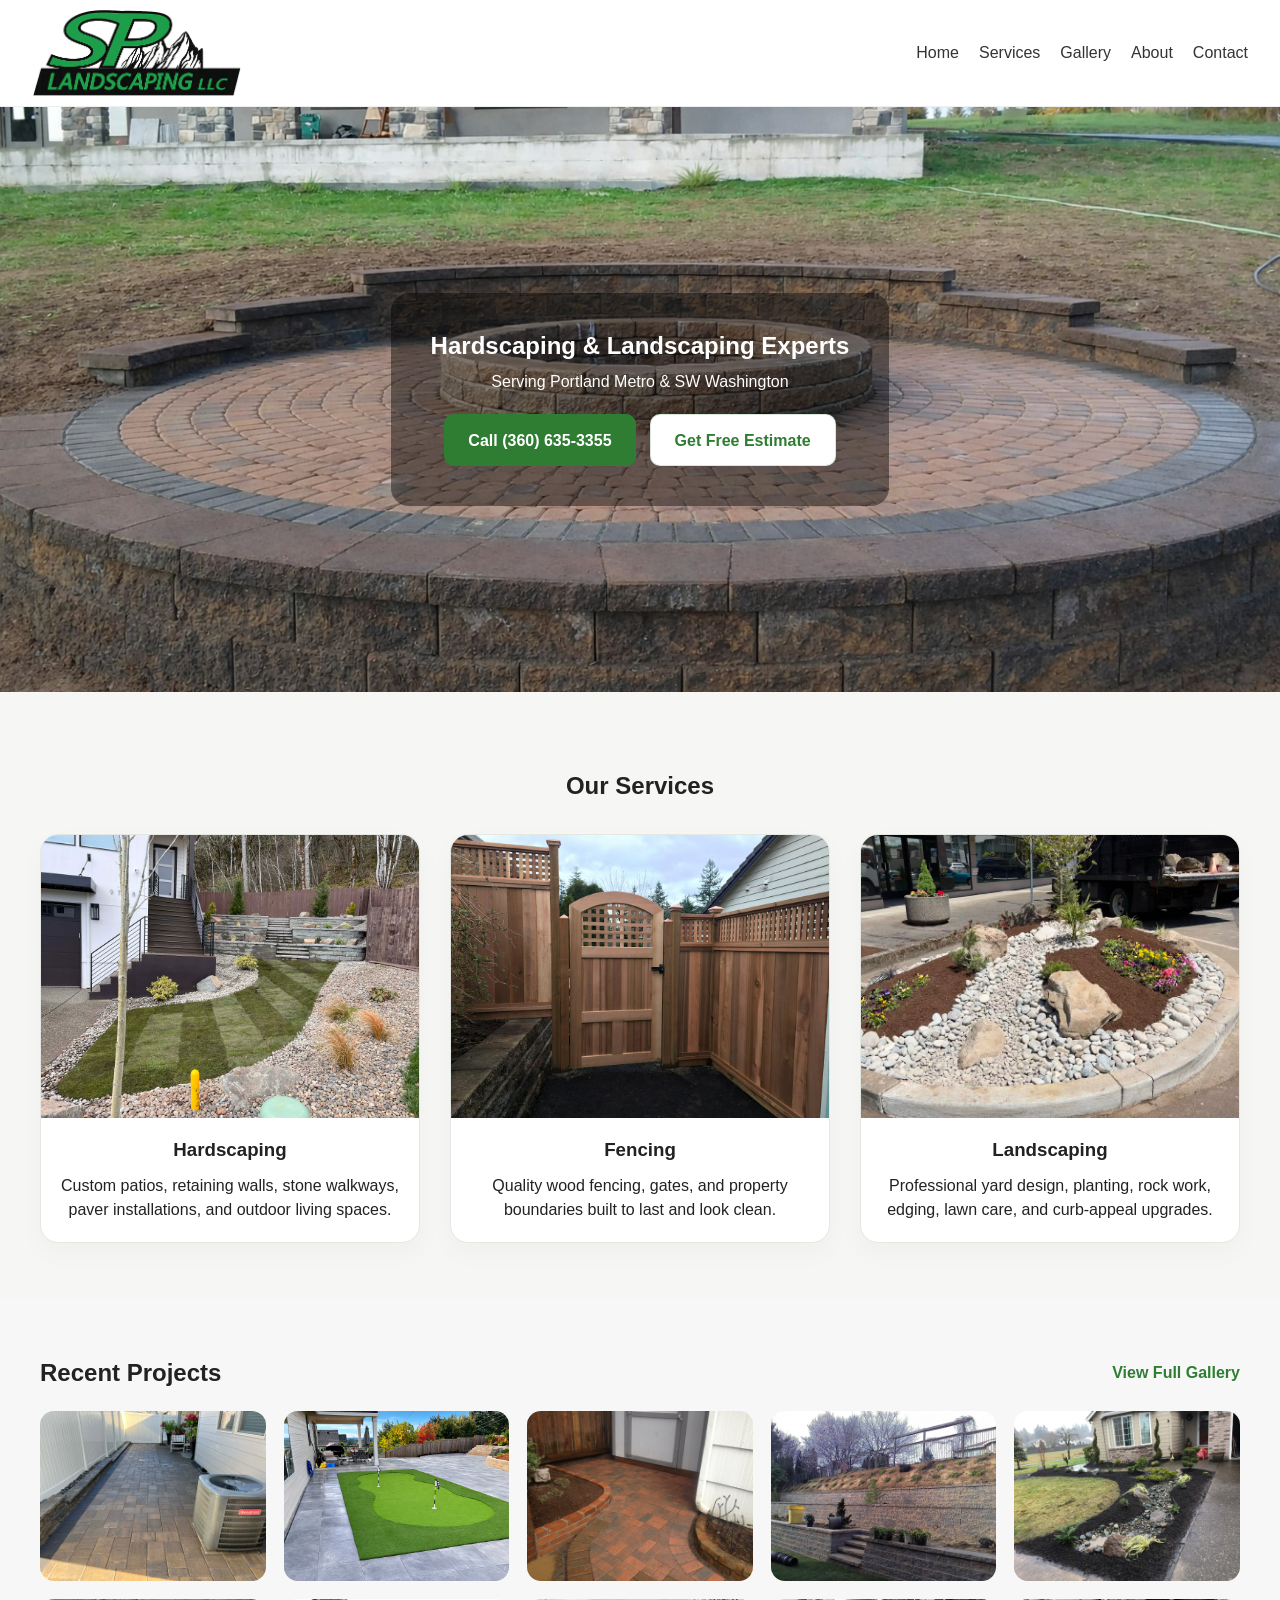
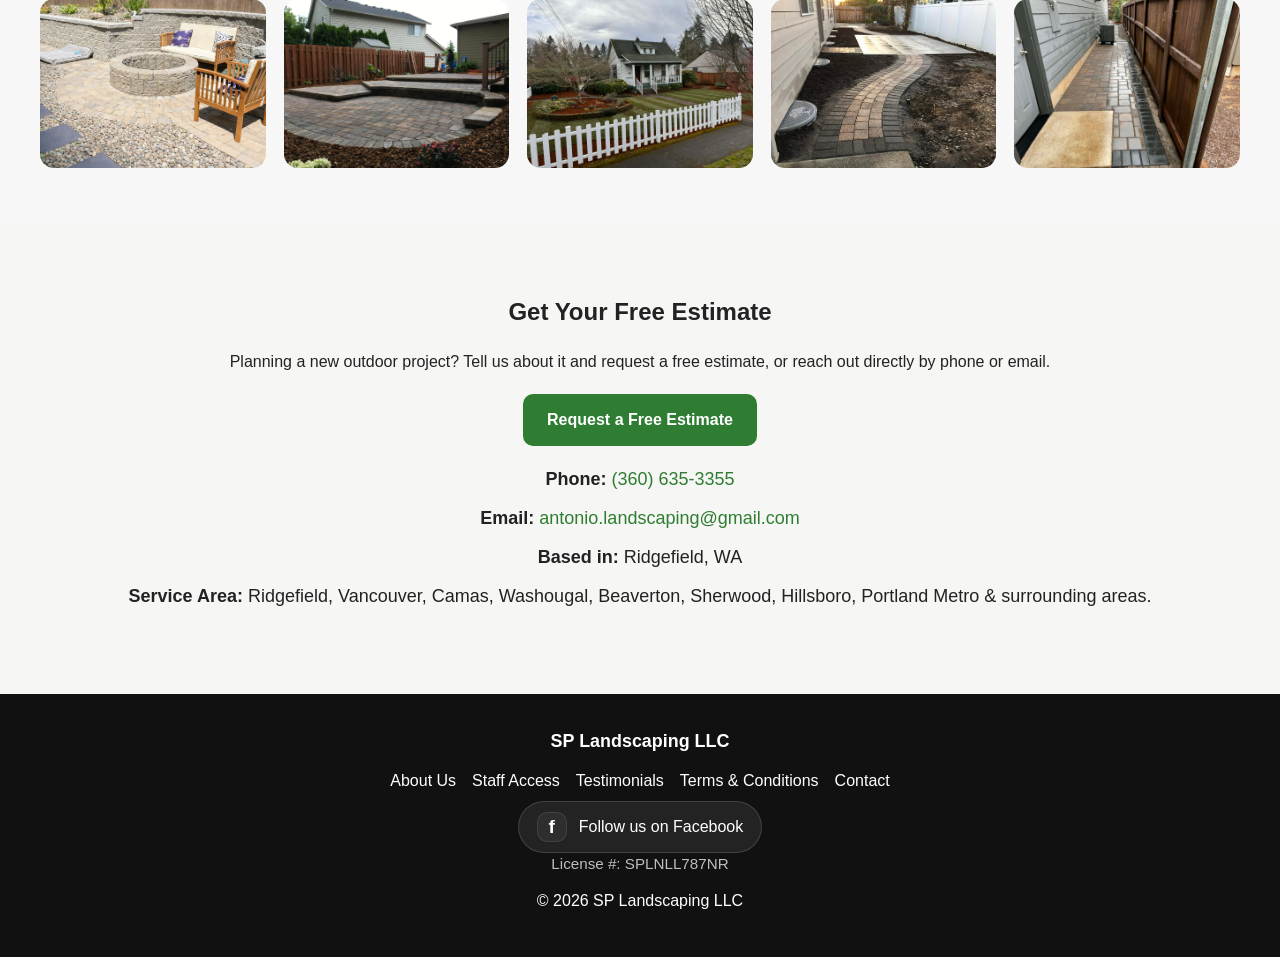
<file: index.html>
<!DOCTYPE html>
<html lang="en">
<head>
<meta charset="UTF-8">
<meta name="viewport" content="width=device-width, initial-scale=1.0">
<title>SP Landscaping LLC | Hardscaping &amp; Landscaping in Portland Metro</title>
<meta name="description" content="SP Landscaping LLC provides hardscaping, landscaping, fencing, patios, walkways, and retaining walls in Portland Metro and SW Washington.">

<!-- Google tag (gtag.js) -->
<script async src="https://www.googletagmanager.com/gtag/js?id=G-XSQJBW60V1"></script>
<script>
  window.dataLayer = window.dataLayer || [];
  function gtag(){dataLayer.push(arguments);}
  gtag('js', new Date());

  gtag('config', 'G-XSQJBW60V1');
</script>

<link rel="stylesheet" href="css/styles.css">
</head>
<body>

<header class="navbar">
  <a class="logo" href="index.html" aria-label="SP Landscaping LLC home">
    <img src="images/sp-landscaping-llc-ridgefield-wa-logo.png" alt="SP Landscaping LLC logo">
  </a>
  <nav>
    <a href="index.html">Home</a>
    <a href="index.html#services">Services</a>
    <a href="gallery.html">Gallery</a>
    <a href="about.html">About</a>
    <a href="index.html#contact">Contact</a>
  </nav>
</header>

<section class="hero">
  <div class="hero-overlay">
    <h1>Hardscaping &amp; Landscaping Experts</h1>
    <p>Serving Portland Metro &amp; SW Washington</p>
    <div class="hero-buttons">
      <a class="btn-primary" href="tel:3606353355">Call (360) 635-3355</a>
      <a class="btn-secondary" href="estimate.html">Get Free Estimate</a>
    </div>
  </div>
</section>

<section id="services" class="services">
  <h2>Our Services</h2>
  <div class="service-grid">
    <a class="service-card" href="gallery.html#hardscaping">
      <img src="images/portland-or-curved-retaining-wall-walkway-02.jpg" alt="Hardscaping project in Portland, OR" loading="lazy">
      <h3>Hardscaping</h3>
      <p>Custom patios, retaining walls, stone walkways, paver installations, and outdoor living spaces.</p>
    </a>

    <a class="service-card" href="gallery.html#fencing">
      <img src="images/hillsboro-or-cedar-fence-gate-01.jpg" alt="Fence and gate project in Hillsboro, OR" loading="lazy">
      <h3>Fencing</h3>
      <p>Quality wood fencing, gates, and property boundaries built to last and look clean.</p>
    </a>

    <a class="service-card" href="gallery.html#landscaping">
      <img src="images/portland-or-commercial-rock-landscaping-02.jpg" alt="Landscaping project in Portland, OR" loading="lazy">
      <h3>Landscaping</h3>
      <p>Professional yard design, planting, rock work, edging, lawn care, and curb-appeal upgrades.</p>
    </a>
  </div>
</section>

<section id="gallery" class="gallery">
  <div class="section-head">
    <h2>Recent Projects</h2>
    <a class="text-link" href="gallery.html">View Full Gallery</a>
  </div>
  <div class="gallery-grid recent-projects">
    <img src="images/camas-wa-side-yard-paver-patio-02.jpg" alt="Side yard paver patio in Camas, WA" loading="lazy">
    <img src="images/ridgefield-wa-putting-green-patio-01.png" alt="Putting green patio in Ridgefield, WA" loading="lazy">
    <img src="images/washougal-wa-brick-entry-walkway-01.jpg" alt="Brick entry walkway in Washougal, WA" loading="lazy">
    <img src="images/portland-or-retaining-wall-staircase-01.jpg" alt="Retaining wall staircase in Portland, OR" loading="lazy">
    <img src="images/ridgefield-wa-front-yard-landscape-bed-01.jpg" alt="Front yard landscape bed in Ridgefield, WA" loading="lazy">
    <img src="images/sherwood-or-fire-pit-patio-03.jpg" alt="Fire pit patio in Sherwood, OR" loading="lazy">
    <img src="images/sherwood-or-raised-paver-patio-01.jpg" alt="Raised paver patio in Sherwood, OR" loading="lazy">
    <img src="images/portland-or-front-yard-landscape-fence-01.jpg" alt="Front yard landscape fence in Portland, OR" loading="lazy">
    <img src="images/washougal-wa-curved-paver-walkway-01.jpg" alt="Curved paver walkway in Washougal, WA" loading="lazy">
    <img src="images/camas-wa-paver-walkway-ac-unit-01.jpg" alt="Paver walkway in Camas, WA" loading="lazy">
  </div>
</section>

<section id="contact" class="contact">
  <h2>Get Your Free Estimate</h2>
  <p>Planning a new outdoor project? Tell us about it and request a free estimate, or reach out directly by phone or email.</p>
  <div class="cta-actions">
    <a class="btn-primary" href="estimate.html">Request a Free Estimate</a>
  </div>

  <div class="contact-box">
    <p><strong>Phone:</strong> <a href="tel:3606353355">(360) 635-3355</a></p>
    <p><strong>Email:</strong> <a href="mailto:antonio.landscaping@gmail.com">antonio.landscaping@gmail.com</a></p>
    <p><strong>Based in:</strong> Ridgefield, WA</p>
    <p><strong>Service Area:</strong> Ridgefield, Vancouver, Camas, Washougal, Beaverton, Sherwood, Hillsboro, Portland Metro &amp; surrounding areas.</p>
  </div>
</section>






<footer class="site-footer">
  <div class="site-footer-inner">
    <h3 class="footer-brand">SP Landscaping LLC</h3>
    <div class="site-footer-links">
      <a href="about.html">About Us</a>
      <a href="staff.html">Staff Access</a>
      <a href="testimonials.html">Testimonials</a>
      <a href="terms.html">Terms &amp; Conditions</a>
      <a href="index.html#contact">Contact</a>
    </div>
    <div class="site-footer-social">
      <a class="facebook-link" href="https://www.facebook.com/profile.php?id=100069992229670" target="_blank" rel="noopener noreferrer" aria-label="Follow SP Landscaping LLC on Facebook">Follow us on Facebook</a>
    </div>
    <p class="footer-license">License #: SPLNLL787NR</p>
    <p class="footer-copyright">&copy; 2026 SP Landscaping LLC</p>
  </div>
</footer>

</body>
</html>
</file>
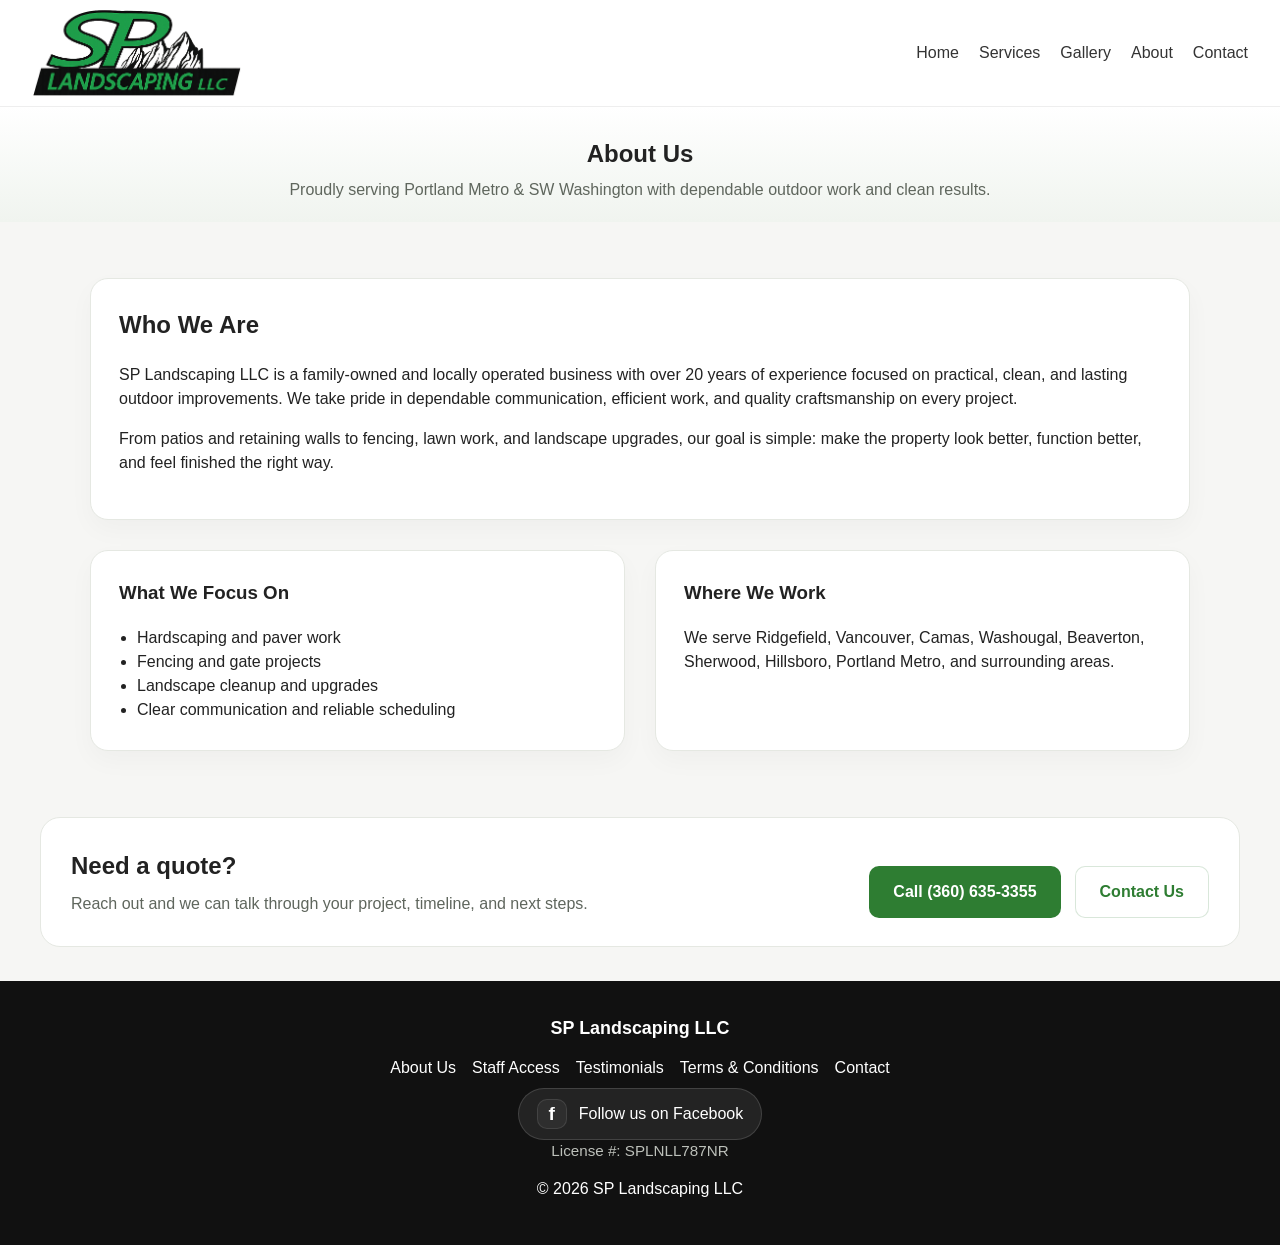
<file: about.html>
<!DOCTYPE html>
<html lang="en">
<head>
<meta charset="UTF-8">
<meta name="viewport" content="width=device-width, initial-scale=1.0">
<title>About SP Landscaping LLC | Portland Metro &amp; SW Washington</title>
<meta name="description" content="Learn about SP Landscaping LLC, a family-owned local landscaping and hardscaping company serving Portland Metro and SW Washington.">
<link rel="stylesheet" href="css/styles.css">
</head>
<body>
<header class="navbar">
  <a class="logo" href="index.html" aria-label="SP Landscaping LLC home">
    <img src="images/sp-landscaping-llc-ridgefield-wa-logo.png" alt="SP Landscaping LLC logo">
  </a>
  <nav>
    <a href="index.html">Home</a>
    <a href="index.html#services">Services</a>
    <a href="gallery.html">Gallery</a>
    <a href="about.html">About</a>
    <a href="index.html#contact">Contact</a>
  </nav>
</header>

<section class="page-hero compact-hero">
  <div class="page-hero-inner">
    <h1>About Us</h1>
    <p>Proudly serving Portland Metro &amp; SW Washington with dependable outdoor work and clean results.</p>
  </div>
</section>

<section class="content-section narrow">
  <div class="content-card">
    <h2>Who We Are</h2>
    <p>SP Landscaping LLC is a family-owned and locally operated business with over 20 years of experience focused on practical, clean, and lasting outdoor improvements. We take pride in dependable communication, efficient work, and quality craftsmanship on every project.</p>
    <p>From patios and retaining walls to fencing, lawn work, and landscape upgrades, our goal is simple: make the property look better, function better, and feel finished the right way.</p>
  </div>

  <div class="feature-grid">
    <article class="feature-card">
      <h3>What We Focus On</h3>
      <ul class="clean-list">
        <li>Hardscaping and paver work</li>
        <li>Fencing and gate projects</li>
        <li>Landscape cleanup and upgrades</li>
        <li>Clear communication and reliable scheduling</li>
      </ul>
    </article>
    <article class="feature-card">
      <h3>Where We Work</h3>
      <p>We serve Ridgefield, Vancouver, Camas, Washougal, Beaverton, Sherwood, Hillsboro, Portland Metro, and surrounding areas.</p>
    </article>
  </div>
</section>

<section class="cta-strip">
  <div>
    <h2>Need a quote?</h2>
    <p>Reach out and we can talk through your project, timeline, and next steps.</p>
  </div>
  <div class="cta-actions">
    <a class="btn-primary" href="tel:3606353355">Call (360) 635-3355</a>
    <a class="btn-secondary" href="index.html#contact">Contact Us</a>
  </div>
</section>





<footer class="site-footer">
  <div class="site-footer-inner">
    <h3 class="footer-brand">SP Landscaping LLC</h3>
    <div class="site-footer-links">
      <a href="about.html">About Us</a>
      <a href="staff.html">Staff Access</a>
      <a href="testimonials.html">Testimonials</a>
      <a href="terms.html">Terms &amp; Conditions</a>
      <a href="index.html#contact">Contact</a>
    </div>
    <div class="site-footer-social">
      <a class="facebook-link" href="https://www.facebook.com/profile.php?id=100069992229670" target="_blank" rel="noopener noreferrer" aria-label="Follow SP Landscaping LLC on Facebook">Follow us on Facebook</a>
    </div>
    <p class="footer-license">License #: SPLNLL787NR</p>
    <p class="footer-copyright">&copy; 2026 SP Landscaping LLC</p>
  </div>
</footer>

</body>
</html>
</file>
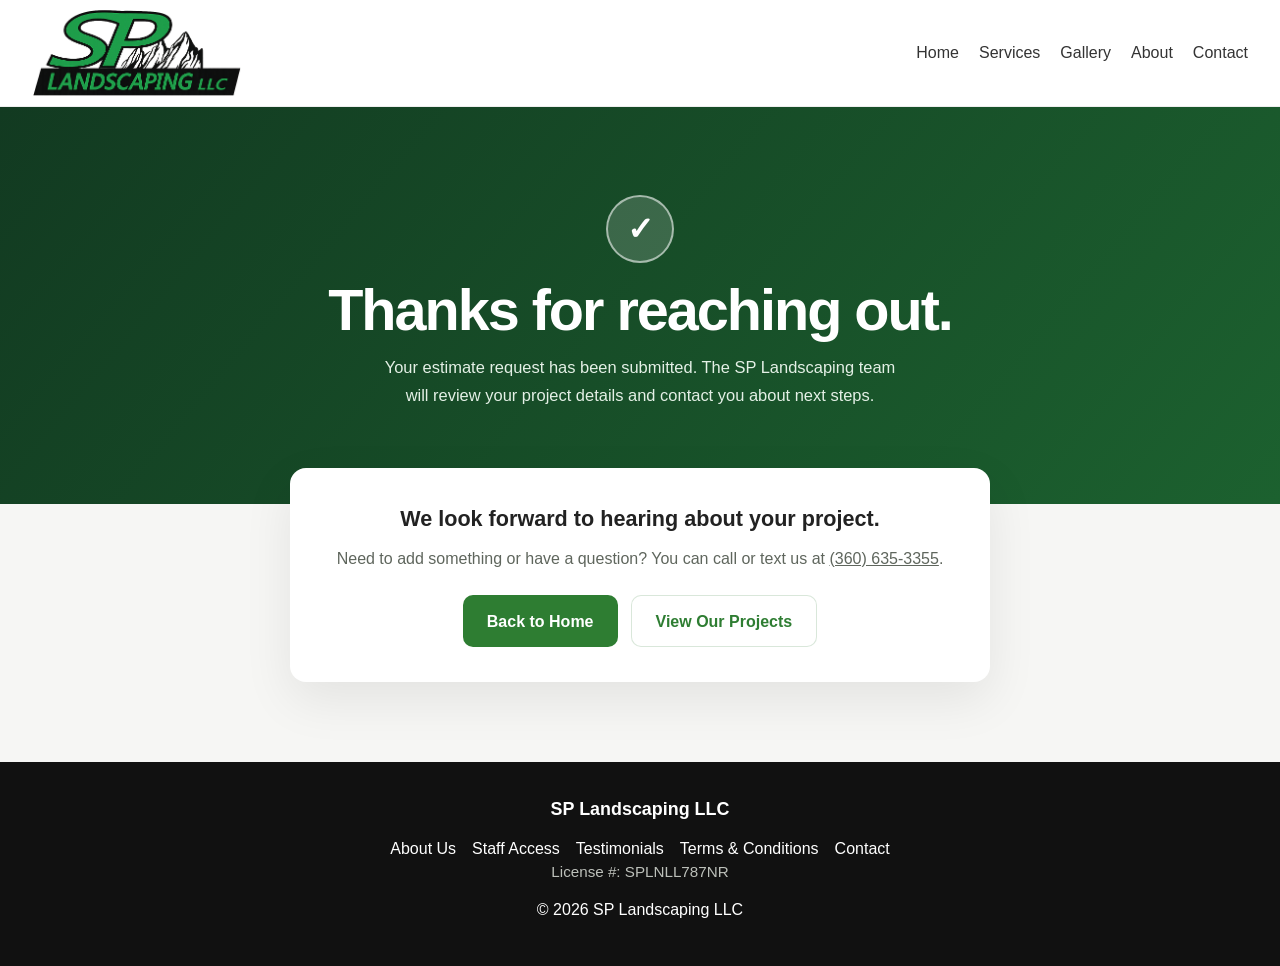
<file: estimate-thank-you.html>
<!DOCTYPE html>
<html lang="en">
<head>
<meta charset="UTF-8">
<meta name="viewport" content="width=device-width, initial-scale=1">
<title>Thank You | SP Landscaping LLC</title>
<meta name="robots" content="noindex">
<link rel="stylesheet" href="css/styles.css">
<link rel="stylesheet" href="css/estimate.css">
</head>
<body>
<header class="navbar">
<a class="logo" href="index.html" aria-label="SP Landscaping LLC home"><img src="images/sp-landscaping-llc-ridgefield-wa-logo.png" alt="SP Landscaping LLC logo"></a>
<nav><a href="index.html">Home</a><a href="index.html#services">Services</a><a href="gallery.html">Gallery</a><a href="about.html">About</a><a href="index.html#contact">Contact</a></nav>
</header>
<main>
<section class="thanks-hero">
<div class="thanks-check" aria-hidden="true">✓</div>
<h1>Thanks for reaching out.</h1>
<p>Your estimate request has been submitted. The SP Landscaping team will review your project details and contact you about next steps.</p>
</section>
<div class="thanks-content">
<h2>We look forward to hearing about your project.</h2>
<p>Need to add something or have a question? You can call or text us at <a href="tel:3606353355">(360) 635-3355</a>.</p>
<div class="thanks-actions">
<a class="btn-primary" href="index.html">Back to Home</a>
<a class="btn-secondary" href="gallery.html">View Our Projects</a>
</div>
</div>
</main>
<footer class="site-footer"><div class="site-footer-inner"><h3 class="footer-brand">SP Landscaping LLC</h3><div class="site-footer-links"><a href="about.html">About Us</a>
      <a href="staff.html">Staff Access</a><a href="testimonials.html">Testimonials</a><a href="terms.html">Terms &amp; Conditions</a><a href="index.html#contact">Contact</a></div><p class="footer-license">License #: SPLNLL787NR</p><p class="footer-copyright">&copy; 2026 SP Landscaping LLC</p></div></footer>
</body></html>
</file>
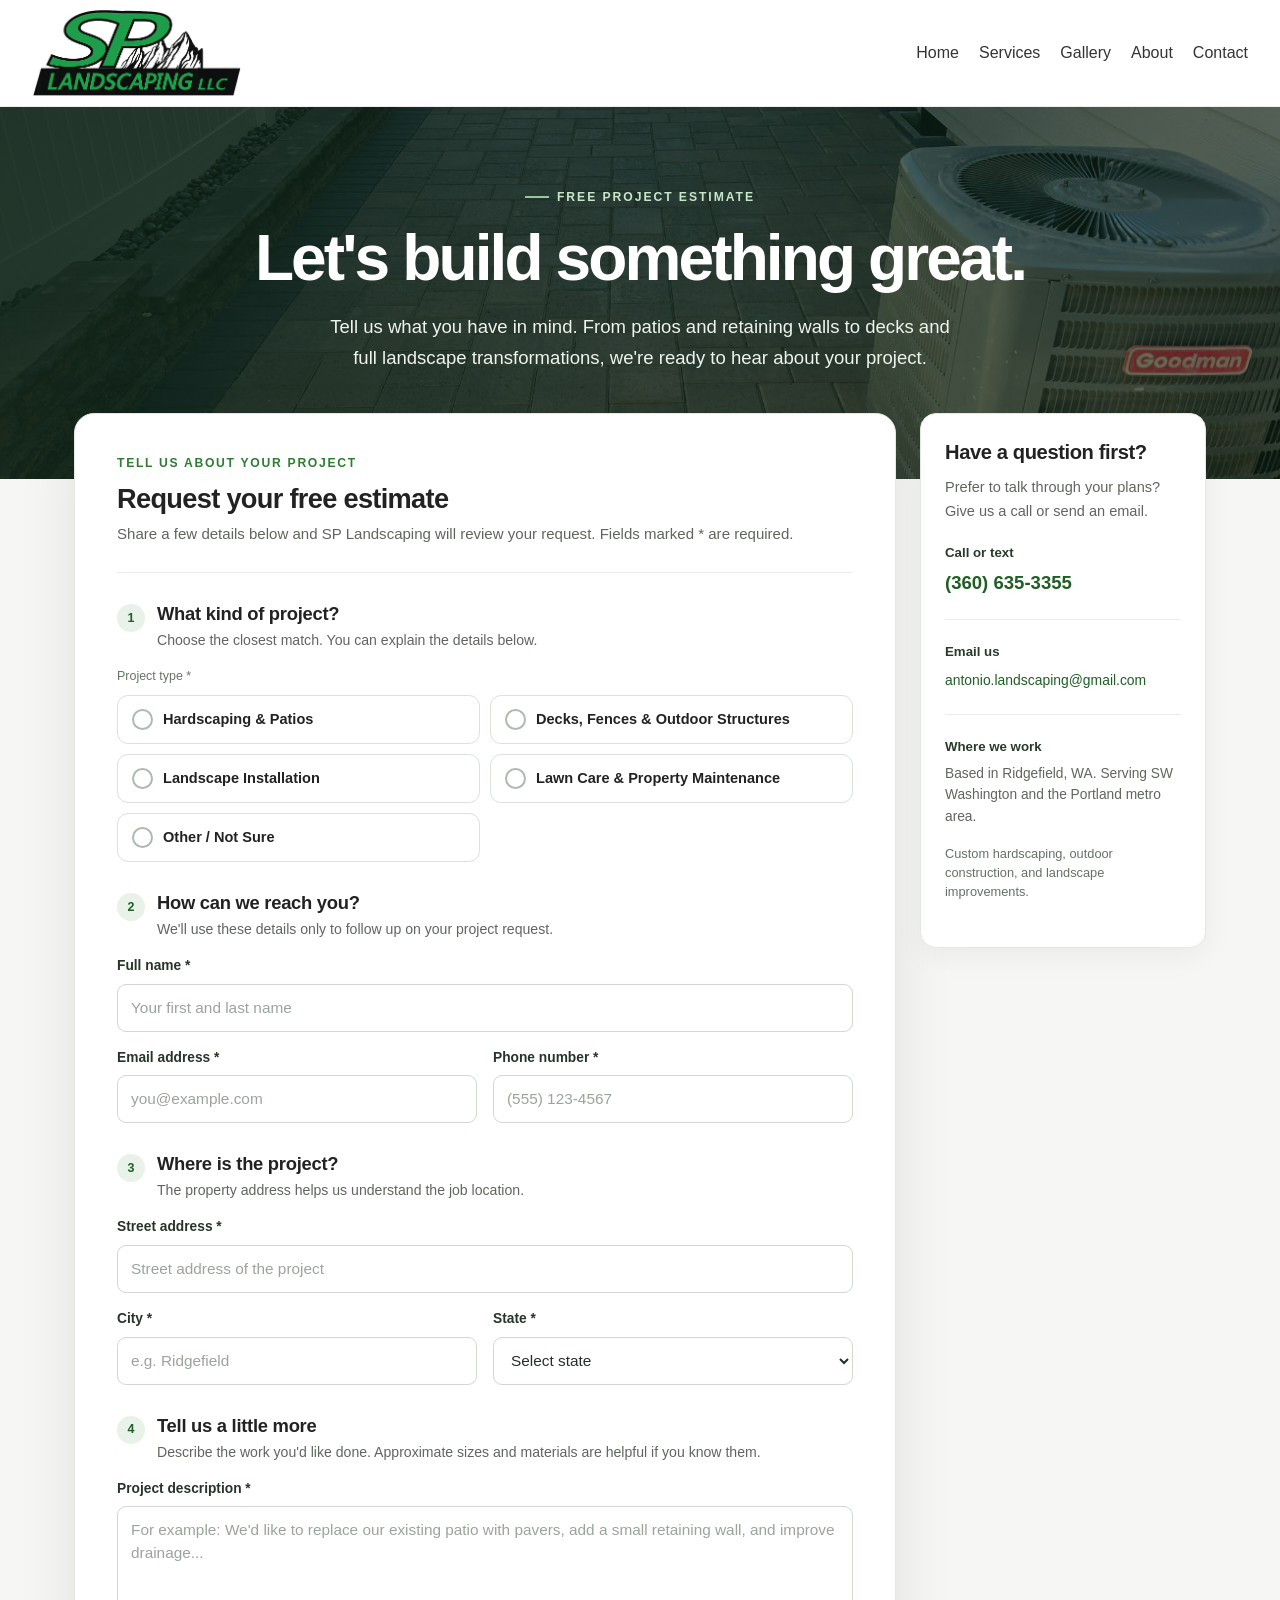
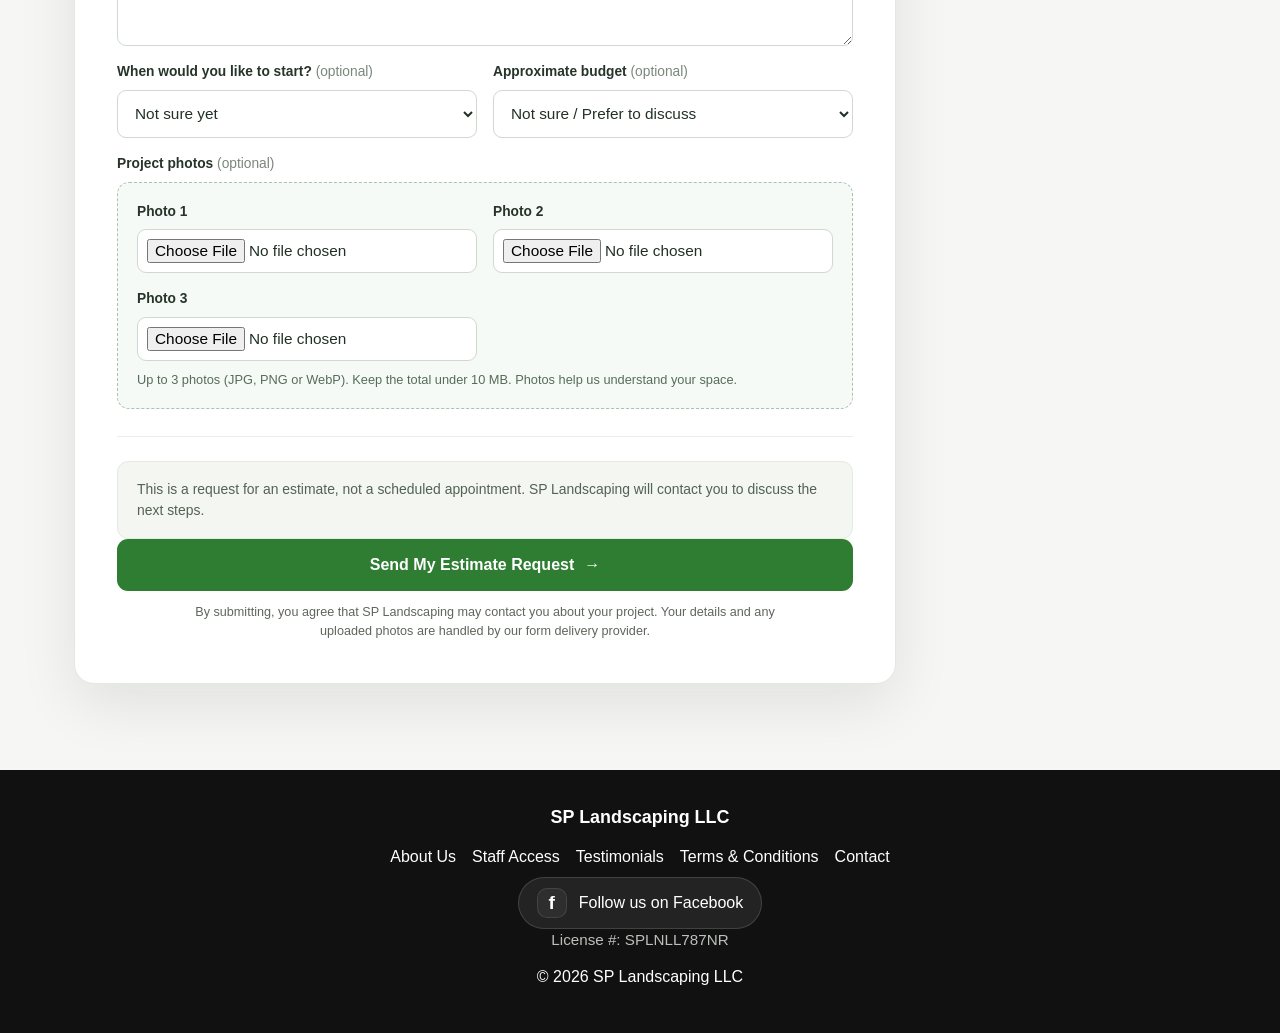
<file: estimate.html>
<!DOCTYPE html>
<html lang="en">
<head>
<meta charset="UTF-8">
<meta name="viewport" content="width=device-width, initial-scale=1">
<title>Request a Free Estimate | SP Landscaping LLC</title>
<meta name="description" content="Request a free estimate for hardscaping, patios, retaining walls, fences, decks, landscaping, and outdoor projects in SW Washington and Portland Metro.">
<link rel="canonical" href="https://splandscapingllc.com/estimate.html">
<link rel="stylesheet" href="css/styles.css">
<link rel="stylesheet" href="css/estimate.css">
</head>
<body>
<header class="navbar">
  <a class="logo" href="index.html" aria-label="SP Landscaping LLC home">
    <img src="images/sp-landscaping-llc-ridgefield-wa-logo.png" alt="SP Landscaping LLC logo">
  </a>
  <nav aria-label="Main navigation">
    <a href="index.html">Home</a>
    <a href="index.html#services">Services</a>
    <a href="gallery.html">Gallery</a>
    <a href="about.html">About</a>
    <a href="index.html#contact">Contact</a>
  </nav>
</header>

<section class="estimate-hero" aria-labelledby="estimate-heading">
  <div class="estimate-hero-inner">
    <span class="estimate-eyebrow">Free project estimate</span>
    <h1 id="estimate-heading">Let's build something great.</h1>
    <p>Tell us what you have in mind. From patios and retaining walls to decks and full landscape transformations, we're ready to hear about your project.</p>
  </div>
</section>

<main class="estimate-shell">
  <div class="estimate-form-card">
    <div class="estimate-card-intro">
      <span class="estimate-kicker">Tell us about your project</span>
      <h2>Request your free estimate</h2>
      <p>Share a few details below and SP Landscaping will review your request. Fields marked * are required.</p>
    </div>

    <form id="estimate-form" action="https://formsubmit.co/antonio.landscaping@gmail.com" method="POST" enctype="multipart/form-data">
      <input type="hidden" name="_subject" value="New Estimate Request — SP Landscaping Website">
      <input type="hidden" name="_next" value="https://splandscapingllc.com/estimate-thank-you.html">
      <input type="hidden" name="_template" value="table">
      <input type="hidden" name="_captcha" value="false">
      <input type="hidden" name="Source" value="SP Landscaping website estimate form">
      <div class="estimate-honeypot" aria-hidden="true">
        <label for="estimate-company-check">Leave this field blank</label>
        <input id="estimate-company-check" type="text" name="_honey" tabindex="-1" autocomplete="off">
      </div>

      <section class="estimate-section" aria-labelledby="estimate-project-title">
        <div class="estimate-section-head">
          <span class="estimate-number" aria-hidden="true">1</span>
          <div>
            <h3 id="estimate-project-title">What kind of project?</h3>
            <p>Choose the closest match. You can explain the details below.</p>
          </div>
        </div>
        <fieldset>
          <legend class="estimate-hint" style="margin-bottom:10px;">Project type *</legend>
          <div class="estimate-choice-grid">
            <label class="estimate-choice"><input type="radio" name="Project type" value="Hardscaping &amp; Patios" required><span>Hardscaping &amp; Patios</span></label>
            <label class="estimate-choice"><input type="radio" name="Project type" value="Decks, Fences &amp; Outdoor Structures"><span>Decks, Fences &amp; Outdoor Structures</span></label>
            <label class="estimate-choice"><input type="radio" name="Project type" value="Landscape Installation"><span>Landscape Installation</span></label>
            <label class="estimate-choice"><input type="radio" name="Project type" value="Lawn Care &amp; Property Maintenance"><span>Lawn Care &amp; Property Maintenance</span></label>
            <label class="estimate-choice"><input type="radio" name="Project type" value="Other / Not Sure"><span>Other / Not Sure</span></label>
          </div>
        </fieldset>
      </section>

      <section class="estimate-section" aria-labelledby="estimate-contact-title">
        <div class="estimate-section-head">
          <span class="estimate-number" aria-hidden="true">2</span>
          <div>
            <h3 id="estimate-contact-title">How can we reach you?</h3>
            <p>We'll use these details only to follow up on your project request.</p>
          </div>
        </div>
        <div class="estimate-fields">
          <div class="estimate-field full"><label for="estimate-name">Full name *</label><input id="estimate-name" name="name" type="text" autocomplete="name" placeholder="Your first and last name" maxlength="120" required></div>
          <div class="estimate-field"><label for="estimate-email">Email address *</label><input id="estimate-email" name="email" type="email" autocomplete="email" placeholder="you@example.com" maxlength="160" required></div>
          <div class="estimate-field"><label for="estimate-phone">Phone number *</label><input id="estimate-phone" name="Phone" type="tel" autocomplete="tel" placeholder="(555) 123-4567" maxlength="30" required></div>
        </div>
      </section>

      <section class="estimate-section" aria-labelledby="estimate-site-title">
        <div class="estimate-section-head">
          <span class="estimate-number" aria-hidden="true">3</span>
          <div>
            <h3 id="estimate-site-title">Where is the project?</h3>
            <p>The property address helps us understand the job location.</p>
          </div>
        </div>
        <div class="estimate-fields">
          <div class="estimate-field full"><label for="estimate-address">Street address *</label><input id="estimate-address" type="text" name="Project street address" autocomplete="street-address" placeholder="Street address of the project" maxlength="180" required></div>
          <div class="estimate-field"><label for="estimate-city">City *</label><input id="estimate-city" name="Project city" type="text" autocomplete="address-level2" placeholder="e.g. Ridgefield" maxlength="80" required></div>
          <div class="estimate-field"><label for="estimate-state">State *</label><select id="estimate-state" name="Project state" autocomplete="address-level1" required><option value="" disabled selected>Select state</option><option value="Washington">Washington</option><option value="Oregon">Oregon</option></select></div>
        </div>
      </section>

      <section class="estimate-section" aria-labelledby="estimate-details-title">
        <div class="estimate-section-head">
          <span class="estimate-number" aria-hidden="true">4</span>
          <div>
            <h3 id="estimate-details-title">Tell us a little more</h3>
            <p>Describe the work you'd like done. Approximate sizes and materials are helpful if you know them.</p>
          </div>
        </div>
        <div class="estimate-fields">
          <div class="estimate-field full"><label for="estimate-description">Project description *</label><textarea id="estimate-description" name="Project description" placeholder="For example: We'd like to replace our existing patio with pavers, add a small retaining wall, and improve drainage..." minlength="15" maxlength="4000" required></textarea></div>
          <div class="estimate-field"><label for="estimate-timing">When would you like to start? <span class="optional">(optional)</span></label><select id="estimate-timing" name="Preferred timeline"><option value="Not sure yet">Not sure yet</option><option value="As soon as possible">As soon as possible</option><option value="Within 1–3 months">Within 1–3 months</option><option value="In 3–6 months">In 3–6 months</option><option value="Just planning ahead">Just planning ahead</option></select></div>
          <div class="estimate-field"><label for="estimate-budget">Approximate budget <span class="optional">(optional)</span></label><select id="estimate-budget" name="Estimated budget"><option value="Not sure / Prefer to discuss">Not sure / Prefer to discuss</option><option value="Under $5,000">Under $5,000</option><option value="$5,000–$15,000">$5,000–$15,000</option><option value="$15,000–$30,000">$15,000–$30,000</option><option value="$30,000+">$30,000+</option></select></div>
          <div class="estimate-field full"><label>Project photos <span class="optional">(optional)</span></label>
            <div class="estimate-upload">
              <div class="estimate-fields">
                <div class="estimate-field"><label for="estimate-photo1">Photo 1</label><input id="estimate-photo1" type="file" name="Project photo 1" accept="image/jpeg,image/png,image/webp"></div>
                <div class="estimate-field"><label for="estimate-photo2">Photo 2</label><input id="estimate-photo2" type="file" name="Project photo 2" accept="image/jpeg,image/png,image/webp"></div>
                <div class="estimate-field"><label for="estimate-photo3">Photo 3</label><input id="estimate-photo3" type="file" name="Project photo 3" accept="image/jpeg,image/png,image/webp"></div>
              </div>
              <p>Up to 3 photos (JPG, PNG or WebP). Keep the total under 10 MB. Photos help us understand your space.</p>
            </div>
          </div>
        </div>
      </section>

      <div class="estimate-action">
        <div class="estimate-note">This is a request for an estimate, not a scheduled appointment. SP Landscaping will contact you to discuss the next steps.</div>
        <p id="estimate-error" class="estimate-form-error" role="alert" aria-live="polite"></p>
        <button id="estimate-submit" type="submit" class="estimate-submit">Send My Estimate Request <span aria-hidden="true">→</span></button>
        <p>By submitting, you agree that SP Landscaping may contact you about your project. Your details and any uploaded photos are handled by our form delivery provider.</p>
      </div>
    </form>
  </div>

  <aside class="estimate-side" aria-label="Contact information">
    <h2>Have a question first?</h2>
    <p>Prefer to talk through your plans? Give us a call or send an email.</p>
    <div>
      <strong>Call or text</strong>
      <a class="phone-link" href="tel:3606353355">(360) 635-3355</a>
    </div>
    <div class="estimate-side-divider"></div>
    <div>
      <strong>Email us</strong>
      <a class="email-link" href="mailto:antonio.landscaping@gmail.com">antonio.landscaping@gmail.com</a>
    </div>
    <div class="estimate-side-divider"></div>
    <div>
      <strong>Where we work</strong>
      <p class="region">Based in Ridgefield, WA. Serving SW Washington and the Portland metro area.</p>
    </div>
    <p class="small-trust">Custom hardscaping, outdoor construction, and landscape improvements.</p>
  </aside>
</main>

<footer class="site-footer">
  <div class="site-footer-inner">
    <h3 class="footer-brand">SP Landscaping LLC</h3>
    <div class="site-footer-links">
      <a href="about.html">About Us</a>
      <a href="staff.html">Staff Access</a>
      <a href="testimonials.html">Testimonials</a>
      <a href="terms.html">Terms &amp; Conditions</a>
      <a href="index.html#contact">Contact</a>
    </div>
    <div class="site-footer-social">
      <a class="facebook-link" href="https://www.facebook.com/profile.php?id=100069992229670" target="_blank" rel="noopener noreferrer">Follow us on Facebook</a>
    </div>
    <p class="footer-license">License #: SPLNLL787NR</p>
    <p class="footer-copyright">&copy; 2026 SP Landscaping LLC</p>
  </div>
</footer>
<script>
(function () {
  const form = document.getElementById('estimate-form');
  const error = document.getElementById('estimate-error');
  const submit = document.getElementById('estimate-submit');
  form.addEventListener('submit', function (event) {
    const inputs = [...form.querySelectorAll('input[type="file"]')];
    const files = inputs.flatMap(input => [...input.files]);
    const total = files.reduce((sum, file) => sum + file.size, 0);
    const types = ['image/jpeg', 'image/png', 'image/webp'];
    if (total > 10 * 1024 * 1024 || files.some(file => !types.includes(file.type))) {
      event.preventDefault();
      error.textContent = total > 10 * 1024 * 1024
        ? 'Your photos exceed 10 MB in total. Please choose smaller photos and try again.'
        : 'Please upload JPG, PNG, or WebP images only.';
      error.classList.add('visible');
      error.scrollIntoView({ behavior: 'smooth', block: 'center' });
      return;
    }
    error.classList.remove('visible');
    submit.disabled = true;
    submit.textContent = 'Submitting your request…';
  });
  window.addEventListener('pageshow', function () {
    submit.disabled = false;
    submit.innerHTML = 'Send My Estimate Request <span aria-hidden="true">→</span>';
  });
}());
</script>
</body>
</html>
</file>
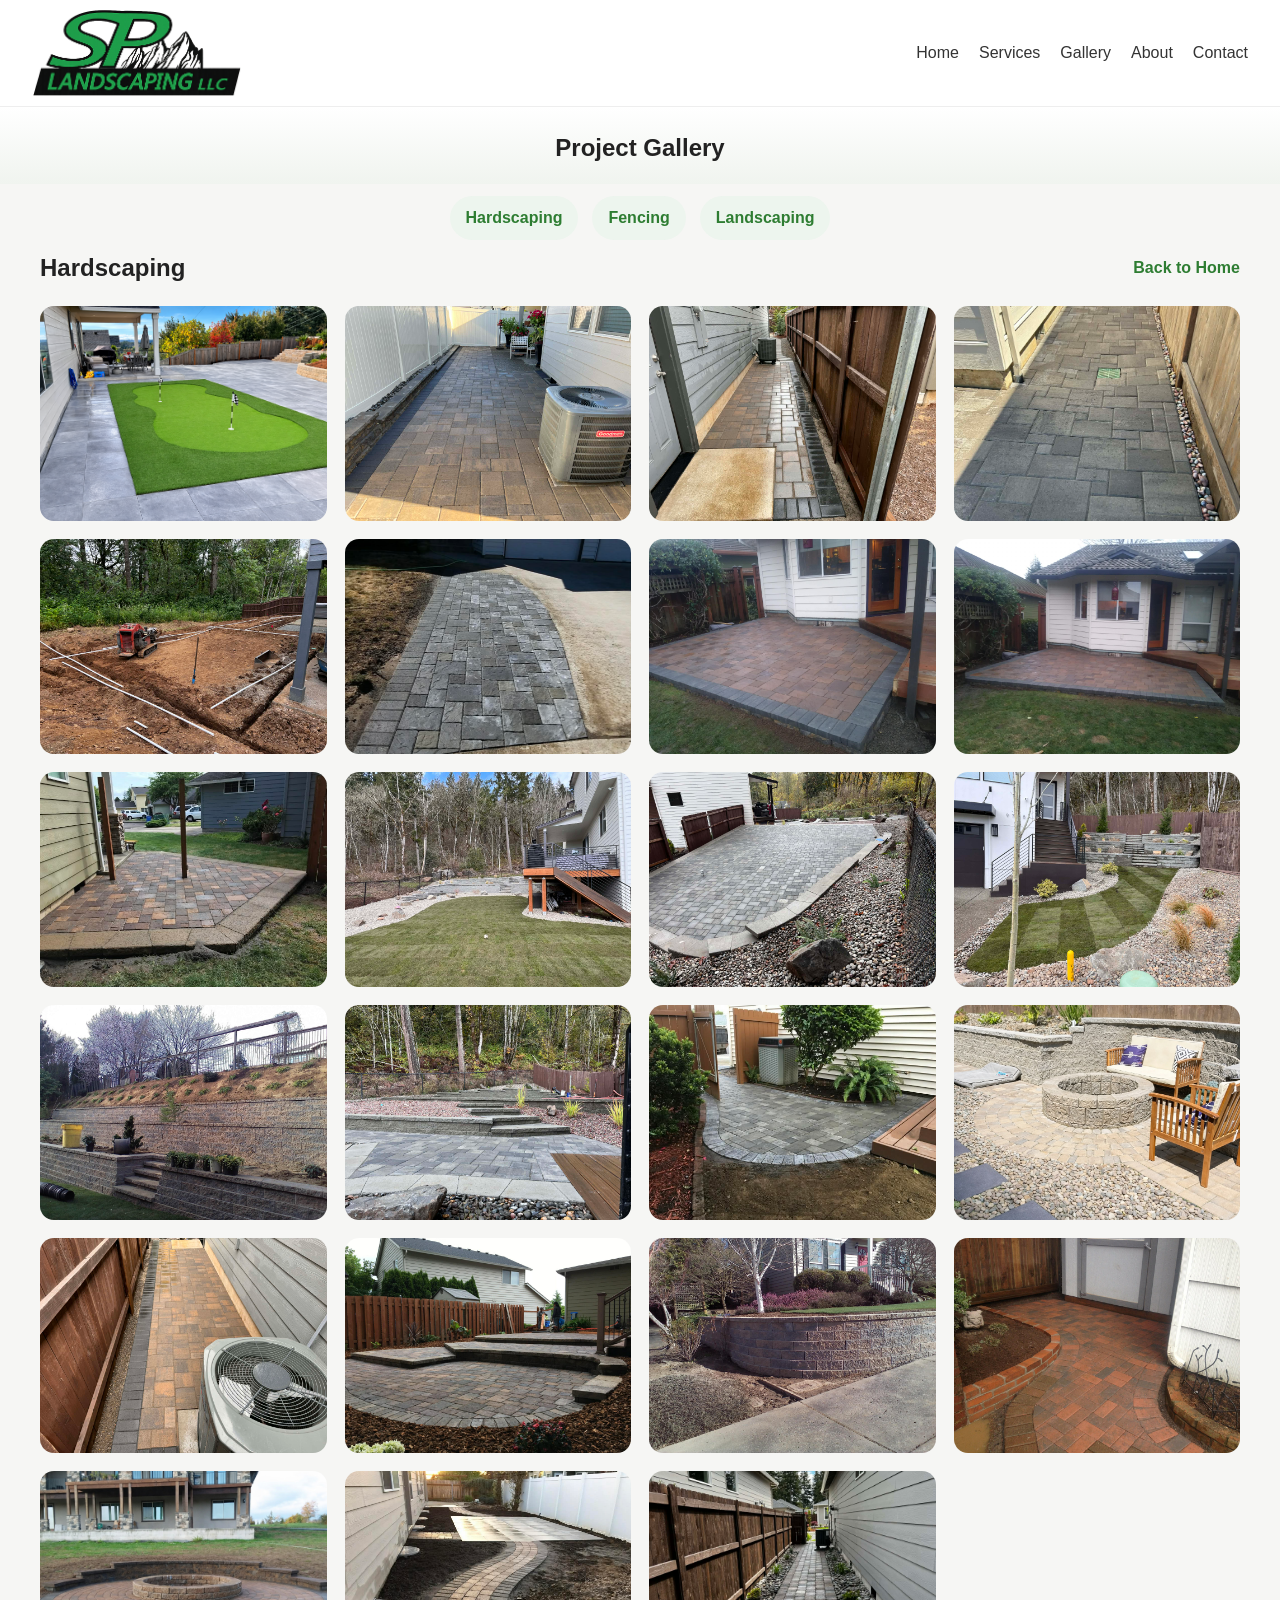
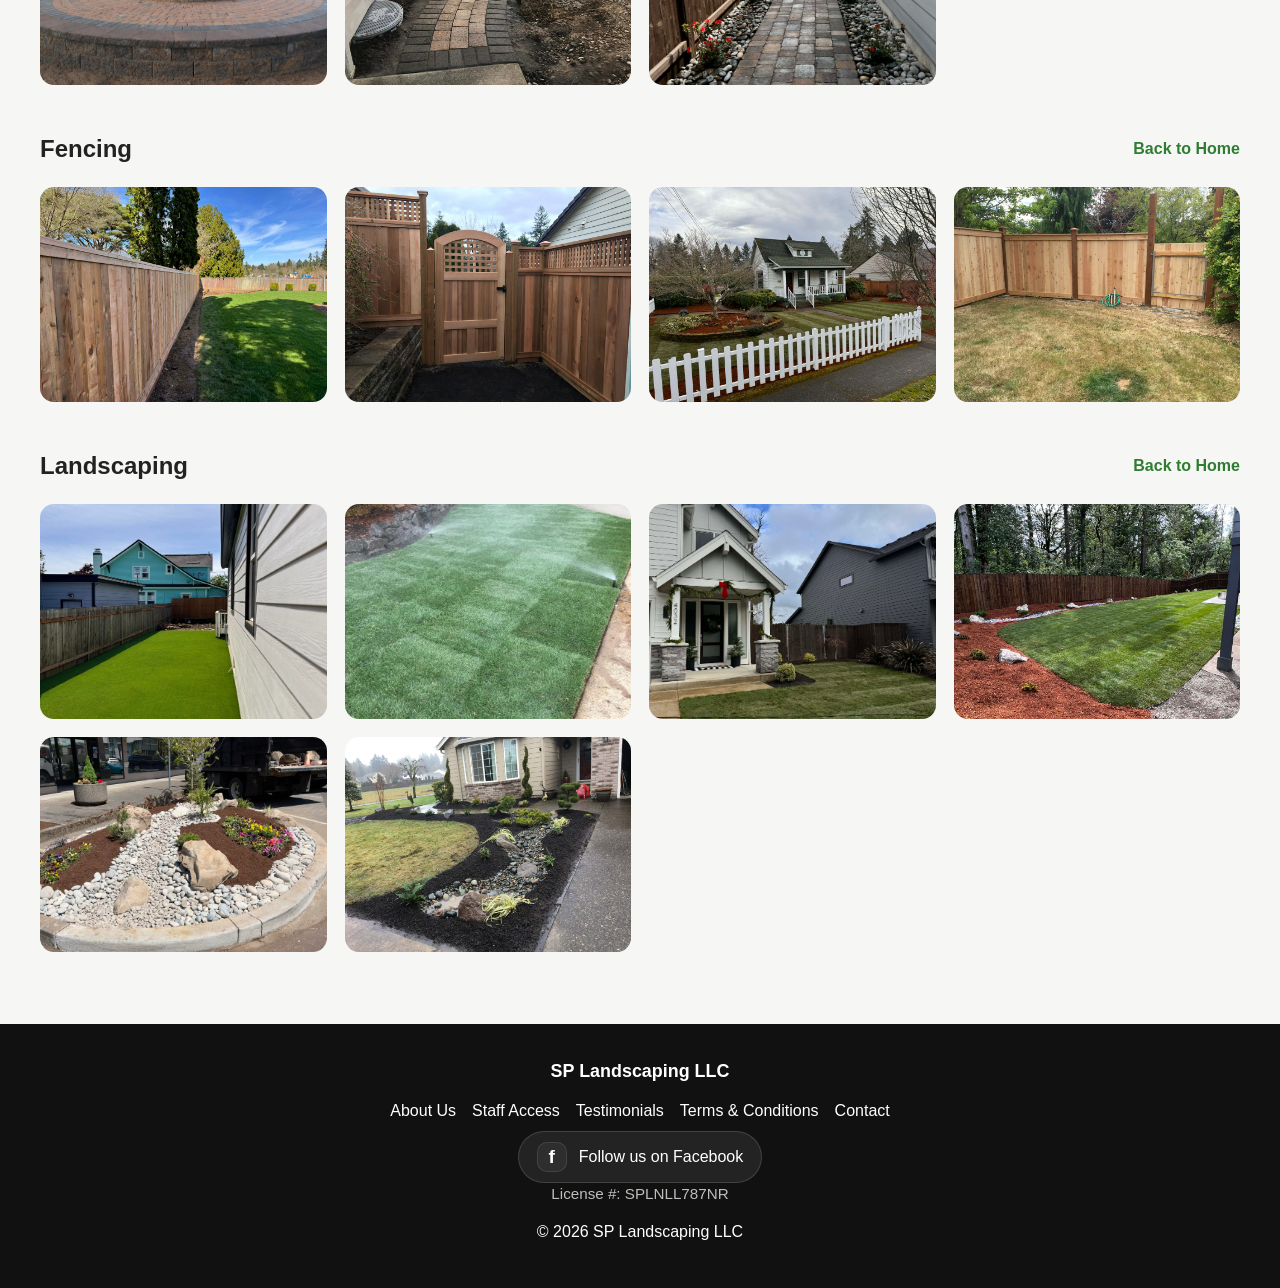
<file: gallery.html>
<!DOCTYPE html>
<html lang="en">
<head>
<meta charset="UTF-8">
<meta name="viewport" content="width=device-width, initial-scale=1.0">
<title>SP Landscaping LLC Gallery | Patios, Fencing &amp; Landscaping</title>
<meta name="description" content="Browse SP Landscaping LLC project photos of patios, hardscaping, fencing, walkways, retaining walls, and landscaping across Portland Metro and SW Washington.">
<link rel="stylesheet" href="css/styles.css">
</head>
<body>
<header class="navbar">
  <a class="logo" href="index.html" aria-label="SP Landscaping LLC home">
    <img src="images/sp-landscaping-llc-ridgefield-wa-logo.png" alt="SP Landscaping LLC logo">
  </a>
  <nav>
    <a href="index.html">Home</a>
    <a href="index.html#services">Services</a>
    <a href="gallery.html">Gallery</a>
    <a href="about.html">About</a>
    <a href="index.html#contact">Contact</a>
  </nav>
</header>

<section class="page-hero gallery-hero compact-hero">
  <div class="page-hero-inner">
    <h1>Project Gallery</h1>
  </div>
</section>

<div class="gallery-nav">
  <a href="#hardscaping">Hardscaping</a>
  <a href="#fencing">Fencing</a>
  <a href="#landscaping">Landscaping</a>
</div>

<section id="hardscaping" class="gallery-category">
  <div class="section-head">
    <h2>Hardscaping</h2>
    <a class="text-link" href="index.html">Back to Home</a>
  </div>
  <div class="gallery-grid full-gallery">
    <img src="images/ridgefield-wa-putting-green-patio-01.png" alt="Putting green patio in Ridgefield, WA" loading="lazy">
    <img src="images/camas-wa-side-yard-paver-patio-02.jpg" alt="Side yard paver patio in Camas, WA" loading="lazy">
    <img src="images/camas-wa-paver-walkway-ac-unit-01.jpg" alt="Paver walkway near AC unit in Camas, WA" loading="lazy">
    <img src="images/camas-wa-side-yard-paver-walkway-03.jpg" alt="Side yard paver walkway in Camas, WA" loading="lazy">
    <img src="images/camas-wa-hardscape-site-prep-01.jpg" alt="Hardscape site prep in Camas, WA" loading="lazy">
    <img src="images/camas-wa-paver-driveway-apron-01.jpg" alt="Paver driveway apron in Camas, WA" loading="lazy">
    <img src="images/hillsboro-or-front-entry-paver-patio-01.jpg" alt="Front entry paver patio in Hillsboro, OR" loading="lazy">
    <img src="images/hillsboro-or-front-porch-paver-patio-01.jpg" alt="Front porch paver patio in Hillsboro, OR" loading="lazy">
    <img src="images/hillsboro-or-paver-patio-courtyard-02.jpg" alt="Paver patio courtyard in Hillsboro, OR" loading="lazy">
    <img src="images/portland-or-backyard-deck-walkway-landscape-01.jpg" alt="Backyard deck walkway landscape in Portland, OR" loading="lazy">
    <img src="images/portland-or-backyard-paver-patio-02.jpg" alt="Backyard paver patio in Portland, OR" loading="lazy">
    <img src="images/portland-or-curved-retaining-wall-walkway-02.jpg" alt="Curved retaining wall walkway in Portland, OR" loading="lazy">
    <img src="images/portland-or-retaining-wall-staircase-01.jpg" alt="Retaining wall staircase in Portland, OR" loading="lazy">
    <img src="images/portland-or-stepped-paver-retaining-wall-01.jpg" alt="Stepped paver retaining wall in Portland, OR" loading="lazy">
    <img src="images/ridgefield-wa-curved-paver-patio-service-01.jpg" alt="Curved paver patio in Ridgefield, WA" loading="lazy">
    <img src="images/sherwood-or-fire-pit-patio-03.jpg" alt="Fire pit patio in Sherwood, OR" loading="lazy">
    <img src="images/sherwood-or-paver-side-yard-walkway-01.jpg" alt="Paver side yard walkway in Sherwood, OR" loading="lazy">
    <img src="images/sherwood-or-raised-paver-patio-01.jpg" alt="Raised paver patio in Sherwood, OR" loading="lazy">
    <img src="images/vancouver-wa-curved-retaining-wall-03.jpg" alt="Curved retaining wall in Vancouver, WA" loading="lazy">
    <img src="images/washougal-wa-brick-entry-walkway-01.jpg" alt="Brick entry walkway in Washougal, WA" loading="lazy">
    <img src="images/washougal-wa-circular-paver-fire-pit-patio-02.jpg" alt="Circular paver fire pit patio in Washougal, WA" loading="lazy">
    <img src="images/washougal-wa-curved-paver-walkway-01.jpg" alt="Curved paver walkway in Washougal, WA" loading="lazy">
    <img src="images/washougal-wa-side-yard-drainage-rock-walkway-01.jpg" alt="Side yard drainage rock walkway in Washougal, WA" loading="lazy">
  </div>
</section>

<section id="fencing" class="gallery-category">
  <div class="section-head">
    <h2>Fencing</h2>
    <a class="text-link" href="index.html">Back to Home</a>
  </div>
  <div class="gallery-grid full-gallery">
    <img src="images/beaverton-or-cedar-fence-backyard-lawn-01.jpg" alt="Cedar fence backyard lawn in Beaverton, OR" loading="lazy">
    <img src="images/hillsboro-or-cedar-fence-gate-01.jpg" alt="Cedar fence gate in Hillsboro, OR" loading="lazy">
    <img src="images/portland-or-front-yard-landscape-fence-01.jpg" alt="Front yard landscape fence in Portland, OR" loading="lazy">
    <img src="images/ridgefield-wa-cedar-fence-yard-03.jpg" alt="Cedar fence yard in Ridgefield, WA" loading="lazy">
  </div>
</section>

<section id="landscaping" class="gallery-category">
  <div class="section-head">
    <h2>Landscaping</h2>
    <a class="text-link" href="index.html">Back to Home</a>
  </div>
  <div class="gallery-grid full-gallery">
    <img src="images/beaverton-or-side-yard-lawn-strip-01.jpg" alt="Side yard lawn strip in Beaverton, OR" loading="lazy">
    <img src="images/camas-wa-backyard-turf-installation-02.jpg" alt="Backyard turf installation in Camas, WA" loading="lazy">
    <img src="images/camas-wa-front-yard-foundation-landscaping-01.jpg" alt="Front yard foundation landscaping in Camas, WA" loading="lazy">
    <img src="images/portland-or-backyard-landscape-sod-02.jpg" alt="Backyard landscape sod in Portland, OR" loading="lazy">
    <img src="images/portland-or-commercial-rock-landscaping-02.jpg" alt="Commercial rock landscaping in Portland, OR" loading="lazy">
    <img src="images/ridgefield-wa-front-yard-landscape-bed-01.jpg" alt="Front yard landscape bed in Ridgefield, WA" loading="lazy">
  </div>
</section>





<footer class="site-footer">
  <div class="site-footer-inner">
    <h3 class="footer-brand">SP Landscaping LLC</h3>
    <div class="site-footer-links">
      <a href="about.html">About Us</a>
      <a href="staff.html">Staff Access</a>
      <a href="testimonials.html">Testimonials</a>
      <a href="terms.html">Terms &amp; Conditions</a>
      <a href="index.html#contact">Contact</a>
    </div>
    <div class="site-footer-social">
      <a class="facebook-link" href="https://www.facebook.com/profile.php?id=100069992229670" target="_blank" rel="noopener noreferrer" aria-label="Follow SP Landscaping LLC on Facebook">Follow us on Facebook</a>
    </div>
    <p class="footer-license">License #: SPLNLL787NR</p>
    <p class="footer-copyright">&copy; 2026 SP Landscaping LLC</p>
  </div>
</footer>

</body>
</html>
</file>
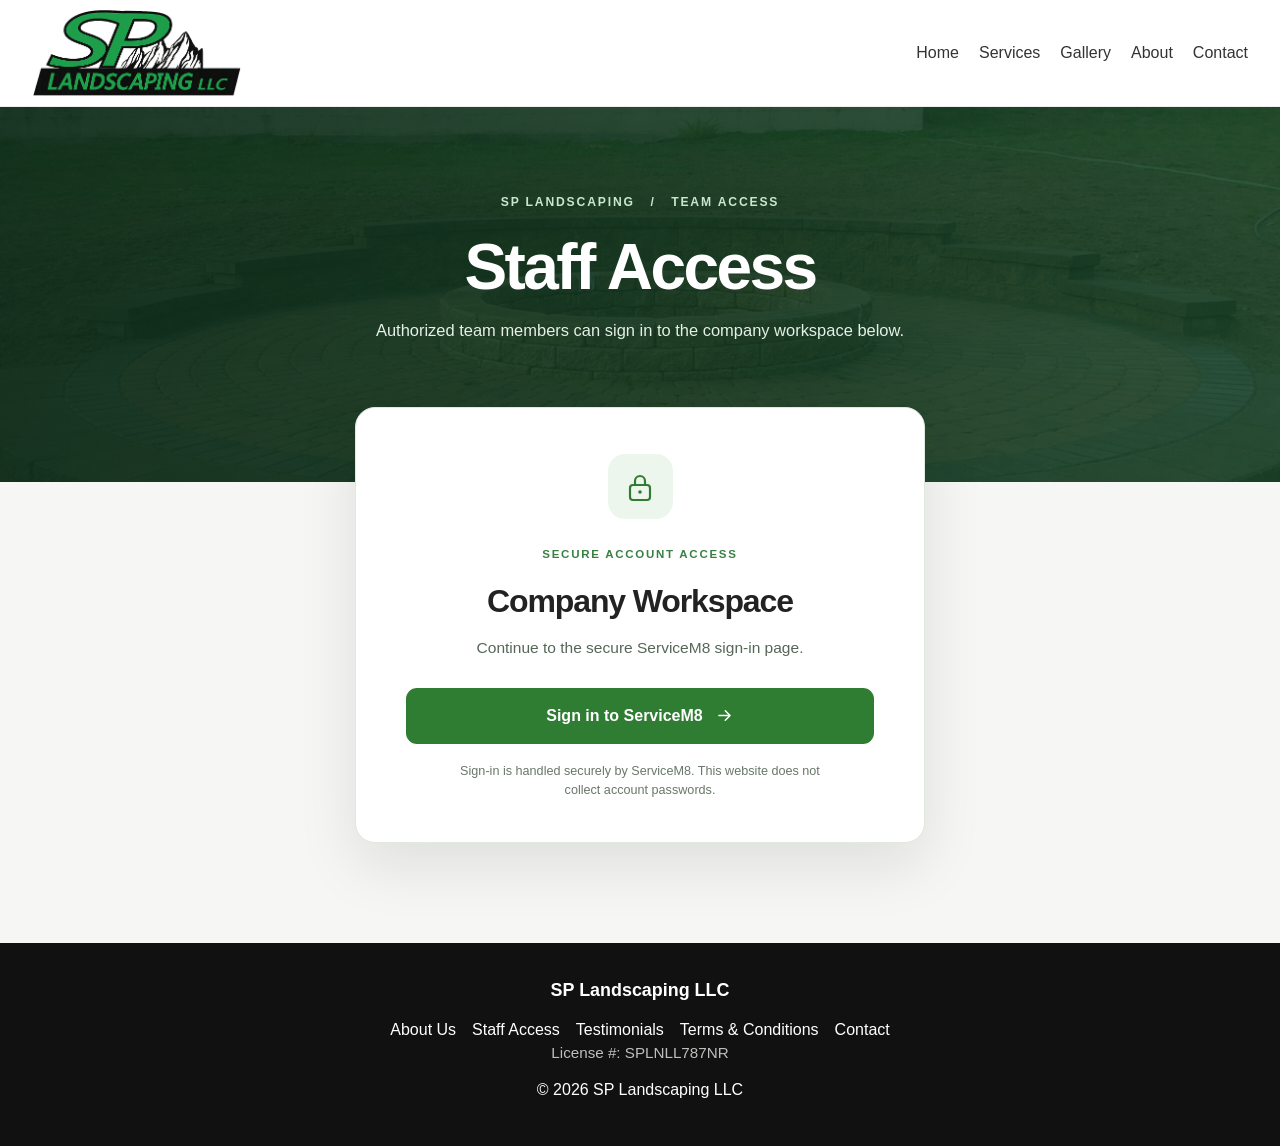
<file: staff.html>
<!DOCTYPE html>
<html lang="en">
<head>
<meta charset="UTF-8">
<meta name="viewport" content="width=device-width, initial-scale=1">
<title>Staff Access | SP Landscaping LLC</title>
<meta name="description" content="Staff access for SP Landscaping LLC.">
<meta name="robots" content="noindex, nofollow">
<link rel="stylesheet" href="css/styles.css">
<link rel="stylesheet" href="css/staff.css">
</head>
<body>
<header class="navbar">
  <a class="logo" href="index.html" aria-label="SP Landscaping LLC home">
    <img src="images/sp-landscaping-llc-ridgefield-wa-logo.png" alt="SP Landscaping LLC logo">
  </a>
  <nav aria-label="Main navigation">
    <a href="index.html">Home</a>
    <a href="index.html#services">Services</a>
    <a href="gallery.html">Gallery</a>
    <a href="about.html">About</a>
    <a href="index.html#contact">Contact</a>
  </nav>
</header>
<main>
  <section class="staff-hero" aria-labelledby="staff-title">
    <div class="staff-hero-inner">
      <span class="staff-kicker">SP LANDSCAPING &nbsp; / &nbsp; TEAM ACCESS</span>
      <h1 id="staff-title">Staff Access</h1>
      <p>Authorized team members can sign in to the company workspace below.</p>
    </div>
  </section>
  <section class="staff-panel" aria-labelledby="staff-signin-title">
    <div class="staff-panel-icon" aria-hidden="true">
      <svg viewBox="0 0 32 32" width="32" height="32" fill="none">
        <rect x="6" y="14" width="20" height="15" rx="3" stroke="currentColor" stroke-width="2.2"/>
        <path d="M11 14V10a5 5 0 0 1 10 0v4" stroke="currentColor" stroke-width="2.2" stroke-linecap="round"/>
        <circle cx="16" cy="21" r="1.8" fill="currentColor"/>
      </svg>
    </div>
    <span class="staff-panel-label">SECURE ACCOUNT ACCESS</span>
    <h2 id="staff-signin-title">Company Workspace</h2>
    <p>Continue to the secure ServiceM8 sign-in page.</p>
    <a class="staff-enter-button" href="https://www.servicem8.com/us/login-page" rel="noopener noreferrer">
      Sign in to ServiceM8
      <svg width="19" height="19" viewBox="0 0 24 24" fill="none" aria-hidden="true"><path d="M5 12h14m-6-6 6 6-6 6" stroke="currentColor" stroke-width="2" stroke-linecap="round" stroke-linejoin="round"/></svg>
    </a>
    <p class="staff-security-note">Sign-in is handled securely by ServiceM8. This website does not collect account passwords.</p>
  </section>
</main>
<footer class="site-footer">
  <div class="site-footer-inner">
    <h3 class="footer-brand">SP Landscaping LLC</h3>
    <div class="site-footer-links">
      <a href="about.html">About Us</a>
      <a href="staff.html" aria-current="page">Staff Access</a>
      <a href="testimonials.html">Testimonials</a>
      <a href="terms.html">Terms &amp; Conditions</a>
      <a href="index.html#contact">Contact</a>
    </div>
    <p class="footer-license">License #: SPLNLL787NR</p>
    <p class="footer-copyright">&copy; 2026 SP Landscaping LLC</p>
  </div>
</footer>
</body>
</html>
</file>
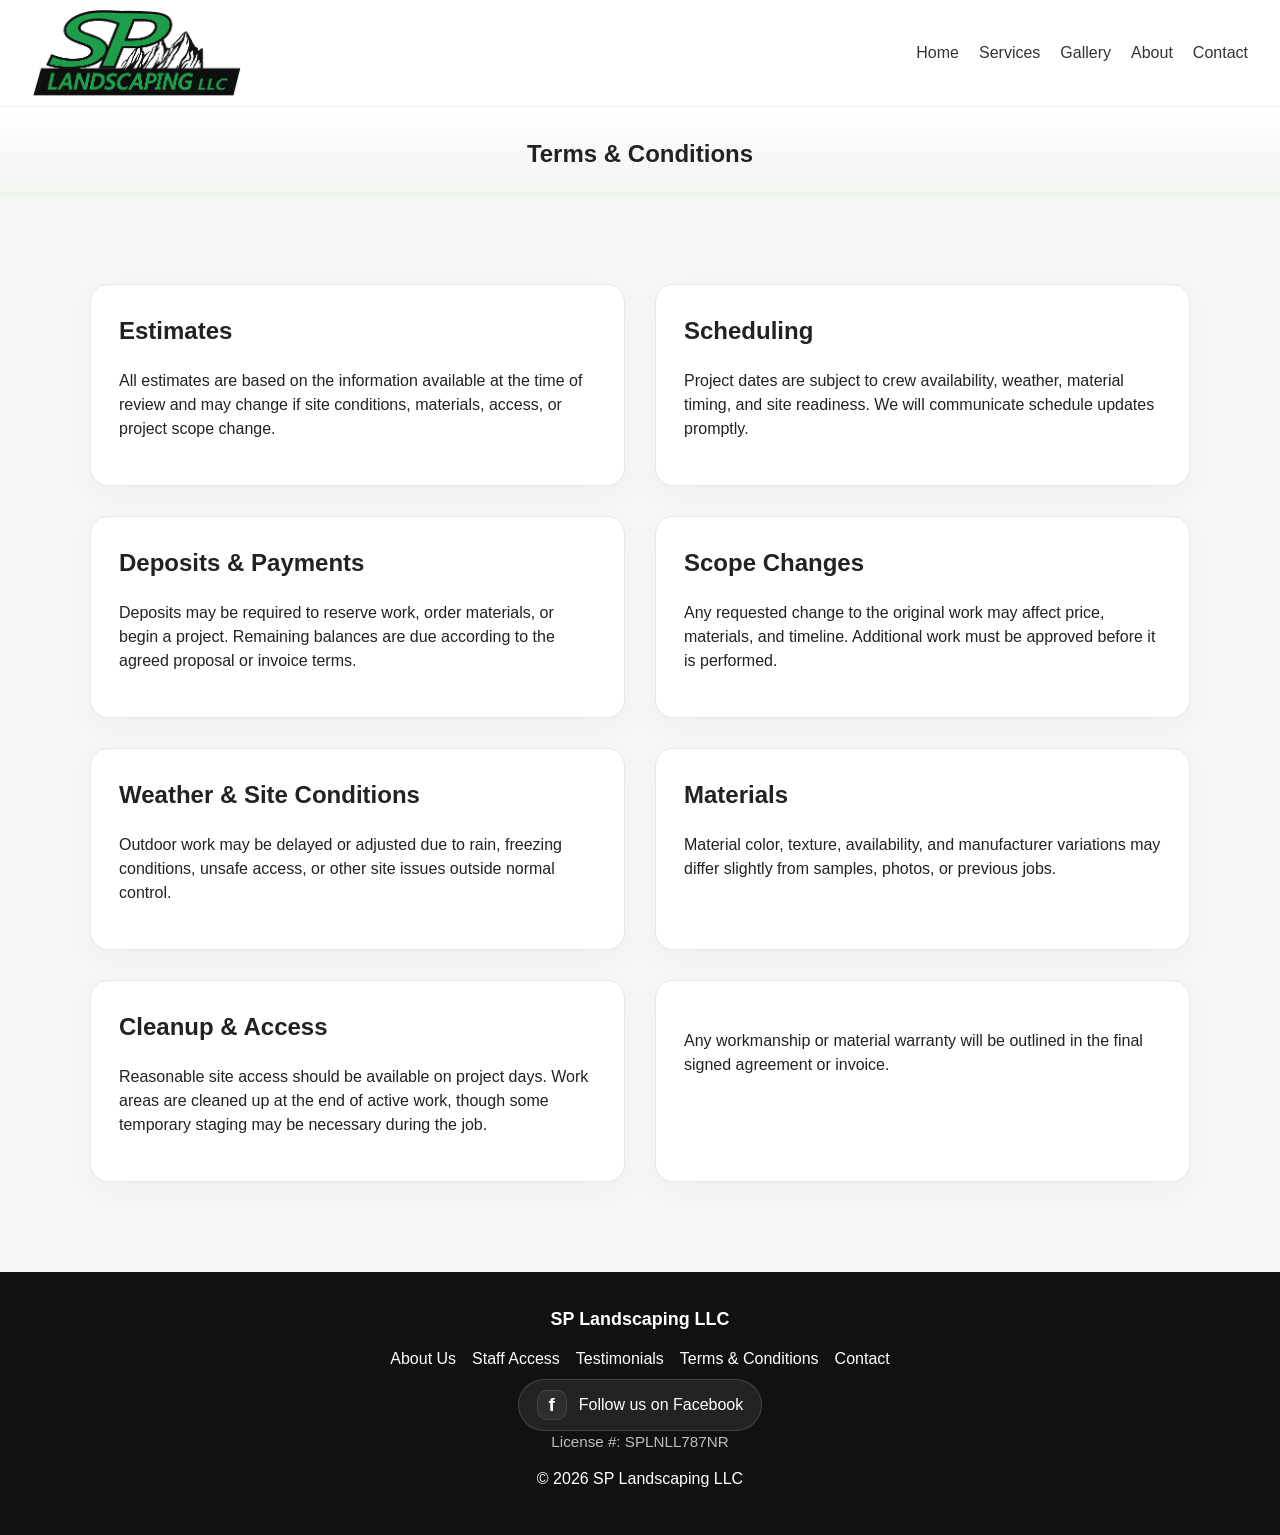
<file: terms.html>
<!DOCTYPE html>
<html lang="en">
<head>
<meta charset="UTF-8">
<meta name="viewport" content="width=device-width, initial-scale=1.0">
<title>SP Landscaping LLC Terms &amp; Conditions</title>
<meta name="description" content="Review the general terms and conditions for SP Landscaping LLC including estimates, scheduling, payments, weather delays, and project scope changes.">
<link rel="stylesheet" href="css/styles.css">
</head>
<body>
<header class="navbar">
  <a class="logo" href="index.html" aria-label="SP Landscaping LLC home">
    <img src="images/sp-landscaping-llc-ridgefield-wa-logo.png" alt="SP Landscaping LLC logo">
  </a>
  <nav>
    <a href="index.html">Home</a>
    <a href="index.html#services">Services</a>
    <a href="gallery.html">Gallery</a>
    <a href="about.html">About</a>
    <a href="index.html#contact">Contact</a>
  </nav>
</header>

<section class="page-hero compact-hero">
  <div class="page-hero-inner">
    <h1>Terms &amp; Conditions</h1>
    <p></p>
  </div>
</section>

<section class="content-section narrow">
  <div class="policy-grid">
    <article class="policy-card"><h2>Estimates</h2><p>All estimates are based on the information available at the time of review and may change if site conditions, materials, access, or project scope change.</p></article>
    <article class="policy-card"><h2>Scheduling</h2><p>Project dates are subject to crew availability, weather, material timing, and site readiness. We will communicate schedule updates promptly.</p></article>
    <article class="policy-card"><h2>Deposits &amp; Payments</h2><p>Deposits may be required to reserve work, order materials, or begin a project. Remaining balances are due according to the agreed proposal or invoice terms.</p></article>
    <article class="policy-card"><h2>Scope Changes</h2><p>Any requested change to the original work may affect price, materials, and timeline. Additional work must be approved before it is performed.</p></article>
    <article class="policy-card"><h2>Weather &amp; Site Conditions</h2><p>Outdoor work may be delayed or adjusted due to rain, freezing conditions, unsafe access, or other site issues outside normal control.</p></article>
    <article class="policy-card"><h2>Materials</h2><p>Material color, texture, availability, and manufacturer variations may differ slightly from samples, photos, or previous jobs.</p></article>
    <article class="policy-card"><h2>Cleanup &amp; Access</h2><p>Reasonable site access should be available on project days. Work areas are cleaned up at the end of active work, though some temporary staging may be necessary during the job.</p></article>
    <article class="policy-card"><h2></h2><p>Any workmanship or material warranty will be outlined in the final signed agreement or invoice.</p></article>
  </div>
</section>





<footer class="site-footer">
  <div class="site-footer-inner">
    <h3 class="footer-brand">SP Landscaping LLC</h3>
    <div class="site-footer-links">
      <a href="about.html">About Us</a>
      <a href="staff.html">Staff Access</a>
      <a href="testimonials.html">Testimonials</a>
      <a href="terms.html">Terms &amp; Conditions</a>
      <a href="index.html#contact">Contact</a>
    </div>
    <div class="site-footer-social">
      <a class="facebook-link" href="https://www.facebook.com/profile.php?id=100069992229670" target="_blank" rel="noopener noreferrer" aria-label="Follow SP Landscaping LLC on Facebook">Follow us on Facebook</a>
    </div>
    <p class="footer-license">License #: SPLNLL787NR</p>
    <p class="footer-copyright">&copy; 2026 SP Landscaping LLC</p>
  </div>
</footer>

</body>
</html>
</file>
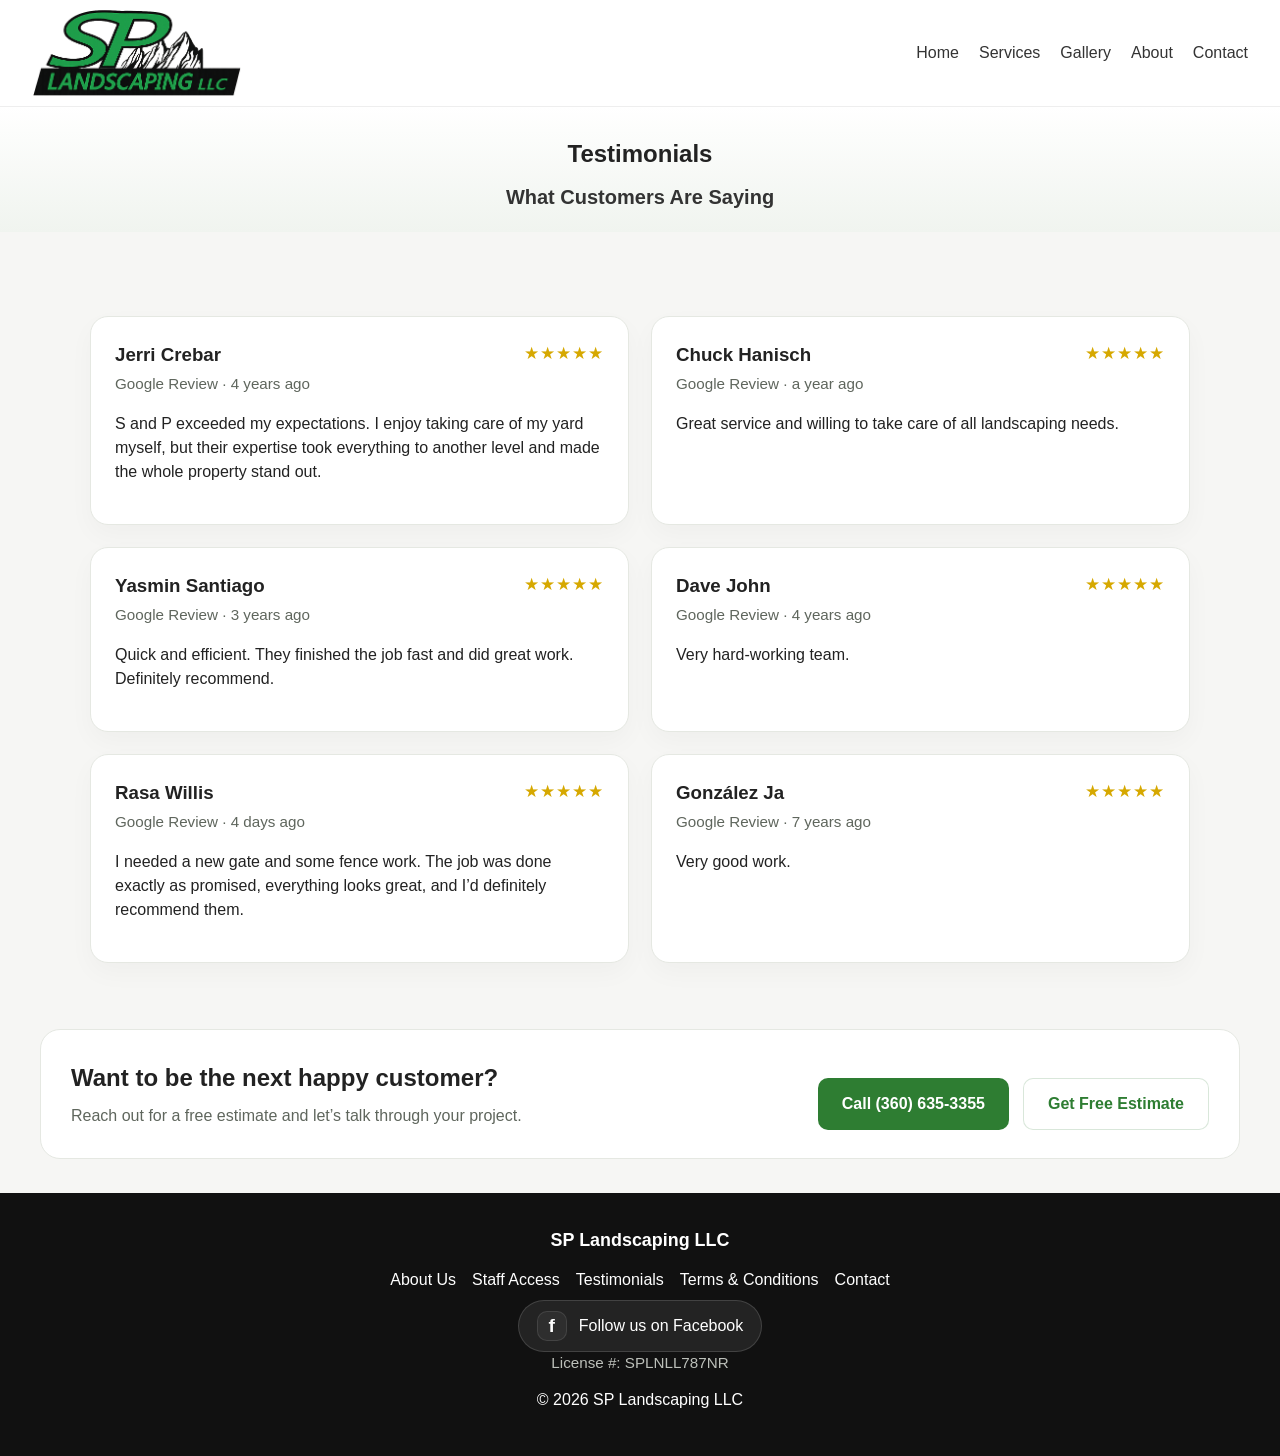
<file: testimonials.html>
<!DOCTYPE html>
<html lang="en">
<head>
<meta charset="UTF-8">
<meta name="viewport" content="width=device-width, initial-scale=1.0">
<title>SP Landscaping LLC Testimonials | Google Reviews</title>
<meta name="description" content="Read selected Google testimonials for SP Landscaping LLC from customers in Portland Metro and SW Washington.">
<link rel="stylesheet" href="css/styles.css">
</head>
<body>
<header class="navbar">
  <a class="logo" href="index.html" aria-label="SP Landscaping LLC home">
    <img src="images/sp-landscaping-llc-ridgefield-wa-logo.png" alt="SP Landscaping LLC logo">
  </a>
  <nav>
    <a href="index.html">Home</a>
    <a href="index.html#services">Services</a>
    <a href="gallery.html">Gallery</a>
    <a href="about.html">About</a>
    <a href="index.html#contact">Contact</a>
  </nav>
</header>

<section class="page-hero compact-hero">
  <div class="page-hero-inner">
    <h1>Testimonials</h1>
            <h2 class="subpage-kicker">What Customers Are Saying</h2>

  </div>
</section>

<section class="content-section narrow">
  <div class="section-intro centered">

  </div>
  <div class="testimonial-grid">
    <article class="testimonial-card">
      <div class="testimonial-top">
        <div>
          <h3>Jerri Crebar</h3>
          <p class="review-meta">Google Review · 4 years ago</p>
        </div>
        <div class="stars" aria-label="5 out of 5 stars">★★★★★</div>
      </div>
      <p>S and P exceeded my expectations. I enjoy taking care of my yard myself, but their expertise took everything to another level and made the whole property stand out.</p>
    </article><article class="testimonial-card">
      <div class="testimonial-top">
        <div>
          <h3>Chuck Hanisch</h3>
          <p class="review-meta">Google Review · a year ago</p>
        </div>
        <div class="stars" aria-label="5 out of 5 stars">★★★★★</div>
      </div>
      <p>Great service and willing to take care of all landscaping needs.</p>
    </article><article class="testimonial-card">
      <div class="testimonial-top">
        <div>
          <h3>Yasmin Santiago</h3>
          <p class="review-meta">Google Review · 3 years ago</p>
        </div>
        <div class="stars" aria-label="5 out of 5 stars">★★★★★</div>
      </div>
      <p>Quick and efficient. They finished the job fast and did great work. Definitely recommend.</p>
    </article><article class="testimonial-card">
      <div class="testimonial-top">
        <div>
          <h3>Dave John</h3>
          <p class="review-meta">Google Review · 4 years ago</p>
        </div>
        <div class="stars" aria-label="5 out of 5 stars">★★★★★</div>
      </div>
      <p>Very hard-working team.</p>
    </article><article class="testimonial-card">
      <div class="testimonial-top">
        <div>
          <h3>Rasa Willis</h3>
          <p class="review-meta">Google Review · 4 days ago</p>
        </div>
        <div class="stars" aria-label="5 out of 5 stars">★★★★★</div>
      </div>
      <p>I needed a new gate and some fence work. The job was done exactly as promised, everything looks great, and I’d definitely recommend them.</p>
    </article><article class="testimonial-card">
      <div class="testimonial-top">
        <div>
          <h3>González Ja</h3>
          <p class="review-meta">Google Review · 7 years ago</p>
        </div>
        <div class="stars" aria-label="5 out of 5 stars">★★★★★</div>
      </div>
      <p>Very good work.</p>
    </article>
  </div>
</section>

<section class="cta-strip">
  <div>
    <h2>Want to be the next happy customer?</h2>
    <p>Reach out for a free estimate and let’s talk through your project.</p>
  </div>
  <div class="cta-actions">
    <a class="btn-primary" href="tel:3606353355">Call (360) 635-3355</a>
    <a class="btn-secondary" href="estimate.html">Get Free Estimate</a>
  </div>
</section>




<footer class="site-footer">
  <div class="site-footer-inner">
    <h3 class="footer-brand">SP Landscaping LLC</h3>
    <div class="site-footer-links">
      <a href="about.html">About Us</a>
      <a href="staff.html">Staff Access</a>
      <a href="testimonials.html">Testimonials</a>
      <a href="terms.html">Terms &amp; Conditions</a>
      <a href="index.html#contact">Contact</a>
    </div>
    <div class="site-footer-social">
      <a class="facebook-link" href="https://www.facebook.com/profile.php?id=100069992229670" target="_blank" rel="noopener noreferrer" aria-label="Follow SP Landscaping LLC on Facebook">Follow us on Facebook</a>
    </div>
    <p class="footer-license">License #: SPLNLL787NR</p>
    <p class="footer-copyright">&copy; 2026 SP Landscaping LLC</p>
  </div>
</footer>

</body>
</html>
</file>
<file: css/styles.css>
:root {
  --bg: #f6f6f4;
  --surface: #ffffff;
  --surface-soft: #f0f4ef;
  --text: #222;
  --muted: #5f665d;
  --line: #e5e8e2;
  --green: #2e7d32;
  --green-dark: #1f5f24;
  --footer: #111;
  --footer-muted: #d9ddd6;
}

* {
  box-sizing: border-box;
}

html {
  scroll-behavior: smooth;
}

body {
  margin: 0;
  font-family: Arial, sans-serif;
  color: var(--text);
  background: var(--bg);
  line-height: 1.5;
}

a {
  color: inherit;
}

img {
  max-width: 100%;
  display: block;
}

.navbar {
  display: flex;
  justify-content: space-between;
  align-items: center;
  gap: 18px;
  padding: 10px 32px;
  background: #fff;
  border-bottom: 1px solid #eee;
  position: sticky;
  top: 0;
  z-index: 20;
}

.logo {
  flex: 0 0 auto;
}

.logo img {
  width: auto;
  height: auto;
  max-height: 86px;
  max-width: 260px;
  object-fit: contain;
}

.navbar nav {
  display: flex;
  align-items: center;
  gap: 20px;
  flex-wrap: wrap;
  justify-content: flex-end;
}

.navbar nav a {
  text-decoration: none;
  color: #333;
  font-weight: 500;
}

.navbar nav a:hover,
.text-link:hover,
.footer-links a:hover,
.social-link:hover {
  color: var(--green);
}

.hero {
  height: 65vh;
  min-height: 468px;
  background: url('../images/washougal-wa-circular-paver-fire-pit-patio-02.jpg') center center / cover no-repeat;
  display: flex;
  align-items: center;
  justify-content: center;
}

.hero-overlay {
  text-align: center;
  background: rgba(0, 0, 0, 0.42);
  padding: 40px;
  color: white;
  max-width: 760px;
  border-radius: 18px;
}

.hero-overlay h1,
.page-hero-inner h1 {
  margin: 0 0 12px;
  line-height: 1.05;
}

.hero-overlay p,
.page-hero-inner p {
  margin: 0;
}

.hero-buttons,
.cta-actions {
  margin-top: 20px;
  display: flex;
  justify-content: center;
  align-items: center;
  gap: 14px;
  flex-wrap: wrap;
}

.btn-primary,
.btn-secondary {
  display: inline-flex;
  align-items: center;
  justify-content: center;
  min-height: 52px;
  padding: 14px 24px;
  text-decoration: none;
  border-radius: 10px;
  font-weight: 700;
  box-sizing: border-box;
  text-align: center;
  line-height: 1.2;
  white-space: normal;
  transition: transform .15s ease, box-shadow .15s ease, background .15s ease, color .15s ease;
}

.btn-primary {
  background: var(--green);
  color: white;
}

.btn-secondary {
  background: white;
  color: var(--green);
  border: 1px solid rgba(46, 125, 50, 0.18);
}

.btn-primary:hover,
.btn-secondary:hover {
  transform: translateY(-1px);
  box-shadow: 0 10px 24px rgba(0, 0, 0, 0.08);
}

.hero-inline-btn {
  margin-top: 18px;
}

.services,
.gallery,
.contact,
.gallery-category,
.content-section {
  padding: 56px 40px;
}

.services,
.gallery,
.contact {
  text-align: center;
}

.service-grid,
.feature-grid,
.policy-grid {
  display: grid;
  gap: 30px;
  margin-top: 30px;
}

.service-grid {
  grid-template-columns: repeat(3, minmax(0, 1fr));
}

.feature-grid,
.policy-grid {
  grid-template-columns: repeat(2, minmax(0, 1fr));
}

.service-card,
.feature-card,
.policy-card,
.content-card,
.testimonial-card {
  background: var(--surface);
  border: 1px solid var(--line);
  border-radius: 18px;
  box-shadow: 0 10px 26px rgba(0, 0, 0, 0.03);
}

.service-card {
  text-decoration: none;
  color: inherit;
  overflow: hidden;
  padding-bottom: 20px;
}

.service-card img {
  width: 100%;
  aspect-ratio: 4 / 3;
  object-fit: cover;
}

.service-card h3 {
  margin: 18px 20px 10px;
}

.service-card p {
  margin: 0 20px;
}

.section-head {
  display: flex;
  align-items: center;
  justify-content: space-between;
  gap: 20px;
  margin-bottom: 20px;
}

.section-head h2 {
  margin: 0;
}

.text-link {
  color: var(--green);
  text-decoration: none;
  font-weight: 700;
}

.gallery {
  background: #f7f7f7;
}

.gallery-grid {
  display: grid;
  gap: 18px;
}

.recent-projects {
  grid-template-columns: repeat(5, minmax(0, 1fr));
}

.recent-projects img,
.full-gallery img {
  width: 100%;
  aspect-ratio: 4 / 3;
  object-fit: cover;
  border-radius: 14px;
}

.contact {
  padding-top: 50px;
  padding-bottom: 38px;
}

.contact-box {
  margin-top: 20px;
  font-size: 18px;
}

.contact-box p {
  margin: 12px 0;
}

.contact-box a {
  color: var(--green);
  text-decoration: none;
}

.page-hero,
.gallery-hero {
  background: linear-gradient(180deg, #ffffff 0%, #f0f4ef 100%);
}

.page-hero {
  padding: 46px 40px 34px;
}

.compact-hero {
  padding: 34px 40px 20px;
}

.page-hero-inner,
.gallery-hero-inner {
  max-width: 900px;
  margin: 0 auto;
  text-align: center;
}

.page-hero-inner p {
  color: var(--muted);
  max-width: 740px;
  margin-left: auto;
  margin-right: auto;
}

.gallery-nav {
  display: flex;
  gap: 14px;
  justify-content: center;
  flex-wrap: wrap;
  padding: 0 40px 10px;
}

.gallery-nav a {
  text-decoration: none;
  color: var(--green);
  font-weight: 700;
  padding: 10px 16px;
  border-radius: 999px;
  background: #edf5ee;
}

.gallery-category {
  padding-top: 34px;
  padding-bottom: 38px;
}

.full-gallery {
  grid-template-columns: repeat(4, minmax(0, 1fr));
}

.narrow {
  max-width: 1180px;
  margin: 0 auto;
}

.content-card,
.feature-card,
.policy-card {
  padding: 28px;
}

.content-card h2,
.feature-card h3,
.policy-card h2 {
  margin-top: 0;
}

.clean-list {
  margin: 0;
  padding-left: 18px;
}

.section-intro.centered {
  text-align: center;
  max-width: 760px;
  margin: 0 auto 28px;
}

.testimonial-grid {
  display: grid;
  grid-template-columns: repeat(2, minmax(0, 1fr));
  gap: 22px;
}

.testimonial-card {
  padding: 24px;
}

.testimonial-top {
  display: flex;
  align-items: flex-start;
  justify-content: space-between;
  gap: 16px;
  margin-bottom: 14px;
}

.testimonial-card h3 {
  margin: 0 0 4px;
}

.review-meta {
  margin: 0;
  color: var(--muted);
  font-size: 0.95rem;
}

.stars {
  color: #d6a800;
  font-size: 1.05rem;
  letter-spacing: 1px;
  white-space: nowrap;
}

.cta-strip {
  margin: 10px 40px 0;
  padding: 28px 30px;
  border-radius: 20px;
  background: var(--surface);
  border: 1px solid var(--line);
  display: flex;
  justify-content: space-between;
  align-items: center;
  gap: 24px;
}

.cta-strip h2 {
  margin: 0 0 8px;
}

.cta-strip p {
  margin: 0;
  color: var(--muted);
  max-width: 640px;
}

.site-footer {
  background: var(--footer);
  color: white;
  margin-top: 34px;
  padding: 28px 18px 30px;
}

.footer-inner {
  max-width: 920px;
  margin: 0 auto;
  text-align: center;
}

.footer-brand {
  margin: 0 0 14px;
  font-size: 1.12rem;
  font-weight: 700;
}

.footer-links {
  display: flex;
  justify-content: center;
  align-items: center;
  gap: 18px;
  flex-wrap: wrap;
  margin-bottom: 16px;
}

.footer-links a {
  color: var(--footer-muted);
  text-decoration: none;
}

.social-link {
  display: inline-flex;
  align-items: center;
  justify-content: center;
  gap: 10px;
  margin-bottom: 14px;
  text-decoration: none;
  color: white;
}

.social-icon {
  width: 40px;
  height: 40px;
  border-radius: 12px;
  background: #1c1c1c;
  border: 1px solid rgba(255,255,255,.12);
  display: inline-flex;
  align-items: center;
  justify-content: center;
}

.social-icon svg {
  width: 20px;
  height: 20px;
  fill: white;
}

.footer-license,
.footer-copy {
  margin: 8px 0 0;
  color: var(--footer-muted);
  font-size: 0.98rem;
}

@media (min-width: 1024px) {
  .hero {
    background-position: center 75%;
  }
}

@media (max-width: 1200px) {
  .recent-projects {
    grid-template-columns: repeat(4, minmax(0, 1fr));
  }
  .full-gallery {
    grid-template-columns: repeat(3, minmax(0, 1fr));
  }
}

@media (max-width: 980px) {
  .navbar {
    padding: 10px 18px;
    gap: 14px;
    flex-wrap: wrap;
  }

  .navbar nav {
    width: 100%;
    justify-content: center;
    gap: 14px;
  }

  .logo {
    width: 100%;
    display: flex;
    justify-content: center;
  }

  .logo img {
    max-height: 72px;
    max-width: 220px;
  }

  .service-grid,
  .feature-grid,
  .policy-grid,
  .testimonial-grid,
  .recent-projects,
  .full-gallery {
    grid-template-columns: repeat(2, minmax(0, 1fr));
  }

  .cta-strip {
    flex-direction: column;
    text-align: center;
    margin-left: 18px;
    margin-right: 18px;
  }
}

@media (max-width: 900px) {
  .hero {
    min-height: 414px;
    height: 61vh;
  }

  .hero-overlay {
    margin: 0 16px;
    padding: 28px 22px;
  }

  .hero-buttons,
  .cta-actions {
    flex-direction: column;
    gap: 12px;
    width: 100%;
  }

  .btn-primary,
  .btn-secondary {
    width: 100%;
    max-width: 320px;
    padding: 14px 18px;
  }

  .hero-overlay h1,
  .page-hero-inner h1 {
    font-size: 2.2rem;
  }

  .services,
  .gallery,
  .contact,
  .gallery-category,
  .content-section,
  .page-hero,
  .gallery-hero {
    padding-left: 18px;
    padding-right: 18px;
  }

  .compact-hero {
    padding-top: 28px;
    padding-bottom: 16px;
  }

  .gallery-nav {
    padding-left: 18px;
    padding-right: 18px;
    padding-bottom: 2px;
  }

  .gallery-category {
    padding-top: 24px;
    padding-bottom: 28px;
  }

  .section-head {
    flex-direction: column;
    align-items: flex-start;
    gap: 8px;
    margin-bottom: 14px;
  }

  .contact {
    padding-top: 40px;
    padding-bottom: 28px;
  }
}

@media (max-width: 640px) {
  .service-grid,
  .feature-grid,
  .policy-grid,
  .testimonial-grid,
  .recent-projects,
  .full-gallery {
    grid-template-columns: 1fr;
  }

  .navbar nav {
    gap: 10px 18px;
  }

  .navbar nav a {
    font-size: 1rem;
  }

  .hero-overlay h1,
  .page-hero-inner h1 {
    font-size: 1.95rem;
  }

  .page-hero-inner p {
    font-size: 1rem;
  }

  .testimonial-top {
    flex-direction: column;
  }

  .social-link {
    flex-direction: column;
    gap: 8px;
  }

  .footer-links {
    gap: 10px 16px;
  }
}



/* Shared centered site footer */
.site-footer {
  background: #111;
  color: #fff;
  text-align: center;
  padding: 34px 18px 30px;
}

.site-footer-inner {
  max-width: 900px;
  margin: 0 auto;
  display: flex;
  flex-direction: column;
  align-items: center;
}

.site-footer p {
  margin: 0 0 14px;
}

.site-footer-links,
.site-footer-social {
  display: flex;
  justify-content: center;
  align-items: center;
  gap: 16px;
  flex-wrap: wrap;
  margin-top: 8px;
  width: 100%;
}

.site-footer-links {
  margin-top: 0;
}

.site-footer a {
  color: #fff;
  text-decoration: none;
}

.site-footer a:hover {
  color: #cfe6d2;
}

.footer-license {
  opacity: 0.86;
  font-size: 0.95rem;
  margin-top: 12px;
  margin-bottom: 10px;
}

.facebook-link {
  display: inline-flex;
  align-items: center;
  justify-content: center;
  gap: 12px;
  padding: 10px 18px;
  border-radius: 999px;
  background: rgba(255,255,255,0.08);
  border: 1px solid rgba(255,255,255,0.14);
}

.facebook-link::before {
  content: "f";
  display: inline-flex;
  align-items: center;
  justify-content: center;
  width: 28px;
  height: 28px;
  border-radius: 10px;
  background: rgba(255,255,255,0.05);
  border: 1px solid rgba(255,255,255,0.1);
  font-weight: 700;
  font-size: 1.2rem;
  line-height: 1;
}

.gallery-hero {
  padding: 28px 40px 12px;
}

.gallery-hero-inner h1 {
  margin-bottom: 0;
}

.gallery-nav {
  padding: 12px 40px 2px;
  margin-bottom: 0;
}

.gallery-category {
  padding-top: 8px;
}

.subpage-kicker {
  margin: 16px 0 0;
  font-size: 1.25rem;
  font-weight: 700;
  color: #333;
}

.testimonials-intro {
  padding-top: 26px;
}

.testimonials-intro h2 {
  margin-top: 0;
  margin-bottom: 8px;
}

@media (max-width: 900px) {
  .gallery-hero {
    padding: 22px 18px 10px;
  }

  .gallery-nav {
    padding: 12px 18px 2px;
  }

  .gallery-category {
    padding-top: 6px;
  }

  .subpage-kicker {
    font-size: 1.12rem;
    margin-top: 12px;
  }

  .site-footer {
    padding: 24px 16px 28px;
  }
}
</file>
<file: css/estimate.css>
/* SP Landscaping estimate request — scoped styles */
.estimate-hero {
  min-height: 300px;
  padding: 74px 24px 105px;
  color: #fff;
  text-align: center;
  background: linear-gradient(110deg, rgba(13,34,22,.89), rgba(13,34,22,.60)), url('../images/camas-wa-side-yard-paver-patio-02.jpg') center 54% / cover no-repeat;
}
.estimate-hero-inner {max-width: 850px; margin: 0 auto;}
.estimate-eyebrow {display: inline-flex;align-items:center;gap:8px;margin-bottom:18px;letter-spacing:.16em;text-transform:uppercase;font-weight:750;font-size:.76rem;color:#c7e6ca;}
.estimate-eyebrow::before {content:"";width:24px;height:2px;background:#98c69b;display:block;}
.estimate-hero h1 {font-size:clamp(2.45rem,5vw,4.15rem);line-height:1.07;letter-spacing:-.045em;margin:0 0 18px;}
.estimate-hero p {font-size:clamp(1rem,1.5vw,1.16rem);max-width:620px;margin:0 auto;color:#edf3ed;line-height:1.7;}
.estimate-shell {max-width:1180px; margin:-66px auto 86px; padding:0 24px; position:relative; z-index:1;display:grid;grid-template-columns:minmax(0,1fr) 286px;align-items:start;gap:24px;}
.estimate-form-card {background:#fff;border:1px solid #e3e9e2;border-radius:20px;box-shadow:0 20px 60px rgba(15,36,20,.09);padding:36px 42px 42px;}
.estimate-card-intro {padding-bottom:26px;border-bottom:1px solid #e8eee8;}
.estimate-kicker {font-size:.76rem;letter-spacing:.14em;text-transform:uppercase;color:var(--green);font-weight:800;}
.estimate-card-intro h2 {font-size:1.7rem;letter-spacing:-.025em;line-height:1.2;margin:9px 0 8px;}
.estimate-card-intro p {margin:0;color:var(--muted);font-size:.94rem;}
.estimate-section {padding-top:29px;}
.estimate-section-head {display:flex;gap:12px;align-items:flex-start;margin-bottom:16px;}
.estimate-number {flex:0 0 28px;width:28px;height:28px;border-radius:50%;background:#e8f2e8;color:var(--green-dark);font-size:.78rem;font-weight:800;display:flex;align-items:center;justify-content:center;margin-top:2px;}
.estimate-section-head h3 {margin:0;font-size:1.15rem;line-height:1.3;letter-spacing:-.015em;}
.estimate-section-head p {margin:4px 0 0;font-size:.88rem;color:var(--muted);}
.estimate-choice-grid {display:grid;grid-template-columns:repeat(2,minmax(0,1fr));gap:10px;}
.estimate-choice {position:relative;display:block;cursor:pointer;}
.estimate-choice input {position:absolute;opacity:0;inset:0;width:100%;height:100%;cursor:pointer;}
.estimate-choice span {height:100%;display:flex;align-items:center;gap:10px;border:1.5px solid #d9e3d9;border-radius:11px;padding:13px 14px;line-height:1.35;font-size:.91rem;font-weight:650;background:#fff;transition:border-color .14s,background .14s,box-shadow .14s;}
.estimate-choice span::before {content:"";width:17px;height:17px;flex:0 0 17px;border:2px solid #adbab0;border-radius:50%;background:#fff;box-shadow:inset 0 0 0 4px #fff;}
.estimate-choice input:checked+span {border-color:var(--green);background:#eff7ef;color:#174f1b;}
.estimate-choice input:checked+span::before {border-color:var(--green);background:var(--green);}
.estimate-choice input:focus-visible+span {outline:3px solid #a0d2a3;outline-offset:2px;}
.estimate-fields {display:grid;grid-template-columns:repeat(2,minmax(0,1fr));gap:16px;}
.estimate-field {display:flex;flex-direction:column;gap:7px;min-width:0;}
.estimate-field.full {grid-column:1 / -1;}
.estimate-field label {font-weight:700;font-size:.86rem;color:#263429;}
.estimate-field .optional {color:#7b867c;font-weight:500;}
.estimate-field input,.estimate-field textarea,.estimate-field select {font-family:inherit;width:100%;min-height:48px;border:1px solid #cfd9cf;background:#fff;border-radius:9px;padding:11px 13px;font-size:.96rem;color:#223126;outline:none;transition:border-color .14s,box-shadow .14s;}
.estimate-field textarea {min-height:140px;resize:vertical;line-height:1.5;}
.estimate-field input:focus,.estimate-field textarea:focus,.estimate-field select:focus {border-color:var(--green);box-shadow:0 0 0 3px rgba(46,125,50,.13);}
.estimate-field input::placeholder,.estimate-field textarea::placeholder {color:#9aa49a;}
.estimate-field small,.estimate-hint {font-size:.78rem;color:#677568;line-height:1.45;}
.estimate-form-card fieldset {border:0;padding:0;margin:0;min-width:0;}
.estimate-form-card legend {padding:0;}
.estimate-upload {border:1.5px dashed #a9c3ac;background:#f6faf6;border-radius:12px;padding:19px;}
.estimate-upload input[type=file] {background:#fff;padding:9px;height:auto;min-height:0;}
.estimate-upload p {margin:9px 0 0;font-size:.8rem;color:#566c59;}
.estimate-note {padding:17px 19px;border-radius:11px;background:#f4f6f1;border:1px solid #e4eae2;font-size:.87rem;color:#526253;}
.estimate-action {padding-top:24px;margin-top:27px;border-top:1px solid #e8eee8;}
.estimate-submit {display:inline-flex;align-items:center;justify-content:center;gap:10px;min-height:52px;width:100%;border:0;background:var(--green);color:#fff;font:750 1rem Arial,sans-serif;padding:14px 20px;border-radius:11px;cursor:pointer;transition:background .16s,transform .16s;}
.estimate-submit:hover {background:var(--green-dark);transform:translateY(-1px);}
.estimate-submit:focus-visible {outline:3px solid #96c999;outline-offset:3px;}
.estimate-submit:disabled {cursor:wait;opacity:.7;transform:none;}
.estimate-action p {margin:12px auto 0;font-size:.79rem;color:var(--muted);text-align:center;max-width:590px;}
.estimate-form-error {display:none;background:#fff1ed;border:1px solid #e3aa9e;color:#8a332a;border-radius:8px;margin:13px 0 0;padding:12px;font-size:.88rem;}
.estimate-form-error.visible {display:block;}
.estimate-side {background:#fff;border:1px solid #e3e9e2;box-shadow:0 8px 30px rgba(15,36,20,.05);border-radius:16px;padding:26px 24px;}
.estimate-side h2 {font-size:1.26rem;line-height:1.27;margin:0 0 10px;letter-spacing:-.02em;}
.estimate-side > p {color:var(--muted);font-size:.91rem;line-height:1.65;margin:0 0 20px;}
.estimate-side a.phone-link {color:var(--green-dark);text-decoration:none;font-size:1.16rem;font-weight:750;}
.estimate-side a.email-link {color:var(--green-dark);overflow-wrap:anywhere;text-decoration:none;font-size:.87rem;}
.estimate-side-divider {border-top:1px solid #e8eee8;margin:22px 0;}
.estimate-side strong {display:block;font-size:.83rem;color:#283b2b;margin-bottom:6px;}
.estimate-side .region {font-size:.86rem;color:var(--muted);line-height:1.55;margin:0;}
.estimate-side .small-trust {font-size:.8rem;color:#637265;line-height:1.5;margin-top:17px;}
.estimate-small-print {font-size:.74rem;color:#707d71;margin:0;}
.estimate-honeypot {position:absolute !important;left:-9999px !important;top:auto !important;width:1px !important;height:1px !important;overflow:hidden !important;}
.thanks-hero {padding:88px 22px 95px;background:linear-gradient(130deg,#123a21,#1c612f);text-align:center;color:#fff;}
.thanks-hero h1 {font-size:clamp(2.3rem,5vw,3.6rem);letter-spacing:-.035em;line-height:1.1;margin:16px 0 12px;}
.thanks-hero p {max-width:530px;margin:0 auto;font-size:1.03rem;line-height:1.65;color:#e4f0e6;}
.thanks-check {display:flex;justify-content:center;align-items:center;width:68px;height:68px;border-radius:50%;margin:0 auto;background:rgba(255,255,255,.16);border:2px solid rgba(255,255,255,.55);font-size:2rem;font-weight:700;}
.thanks-content {max-width:700px;margin:-36px auto 80px;padding:35px;background:#fff;border-radius:16px;box-shadow:0 18px 50px rgba(0,0,0,.08);position:relative;text-align:center;}
.thanks-content h2 {margin:0 0 12px;font-size:1.35rem;}
.thanks-content p {color:var(--muted);margin:0 0 24px;}
.thanks-actions {display:flex;gap:13px;justify-content:center;flex-wrap:wrap;}
@media(max-width:940px){.estimate-shell{grid-template-columns:minmax(0,1fr);max-width:770px;}.estimate-side{display:grid;grid-template-columns:1fr 1fr;gap:6px 20px;}.estimate-side-divider{display:none;}.estimate-side h2,.estimate-side>p{grid-column:1 / -1;}}
@media(max-width:650px){.estimate-hero{padding:54px 20px 93px;min-height:0;}.estimate-shell{margin-top:-57px;padding:0 12px;gap:18px;}.estimate-form-card{border-radius:15px;padding:25px 18px 29px;}.estimate-card-intro h2{font-size:1.43rem;}.estimate-choice-grid,.estimate-fields,.estimate-side{grid-template-columns:1fr;}.estimate-section{padding-top:25px;}.estimate-choice span{padding:12px;}.estimate-side{padding:22px;}.thanks-content{margin:-24px 12px 55px;padding:25px 18px;}}
</file>
<file: css/staff.css>
/* SP Landscaping staff access — focused sign-in landing page */
.staff-hero {
  padding: 82px 24px 138px;
  background: linear-gradient(120deg,rgba(13,43,24,.93),rgba(22,65,35,.83)),url('../images/washougal-wa-circular-paver-fire-pit-patio-02.jpg') center 52%/cover no-repeat;
  color: #fff;
  text-align: center;
}
.staff-hero-inner {max-width: 760px;margin: 0 auto;}
.staff-kicker {font-size: .76rem;font-weight: 750;letter-spacing: .15em;color: #cae6ce;}
.staff-hero h1 {margin: 20px 0 14px;font-size: clamp(2.5rem,5vw,4rem);letter-spacing: -.04em;line-height:1.08;}
.staff-hero p {max-width:530px;margin:0 auto;color:#e5f0e6;font-size:1.03rem;line-height:1.7;}
.staff-panel {
  max-width: 570px;
  position: relative;
  margin: -75px auto 100px;
  padding: 46px 50px 42px;
  text-align: center;
  background: #fff;
  border: 1px solid #e1e8df;
  border-radius: 20px;
  box-shadow: 0 22px 60px rgba(15,38,19,.1);
}
.staff-panel-icon {width:65px;height:65px;border-radius:17px;background:#edf6ed;color:#2e7d32;display:flex;align-items:center;justify-content:center;margin:0 auto 22px;}
.staff-panel-label {font-size:.72rem;color:#398044;font-weight:800;letter-spacing:.15em;}
.staff-panel h2 {font-size:clamp(1.65rem,3vw,2rem);letter-spacing:-.035em;margin:12px 0 10px;}
.staff-panel>p {font-size:.97rem;color:#566658;line-height:1.65;margin:0 0 27px;}
.staff-enter-button {background:#2e7d32;color:#fff;display:flex;align-items:center;justify-content:center;gap:12px;text-decoration:none;border-radius:11px;min-height:56px;font-weight:750;font-size:1rem;padding:14px 18px;transition:background .15s;}
.staff-enter-button:hover {background:#1f5f24;}
.staff-enter-button:focus-visible {outline:3px solid #9ed8a3;outline-offset:3px;}
.staff-panel p.staff-security-note {font-size:.79rem;color:#69776a;line-height:1.5;margin:18px auto 0;max-width:390px;}
@media(max-width:650px) {
  .staff-hero {padding:64px 20px 126px;}
  .staff-panel {margin:-70px 12px 65px;padding:35px 22px 32px;border-radius:16px;}
}
</file>
